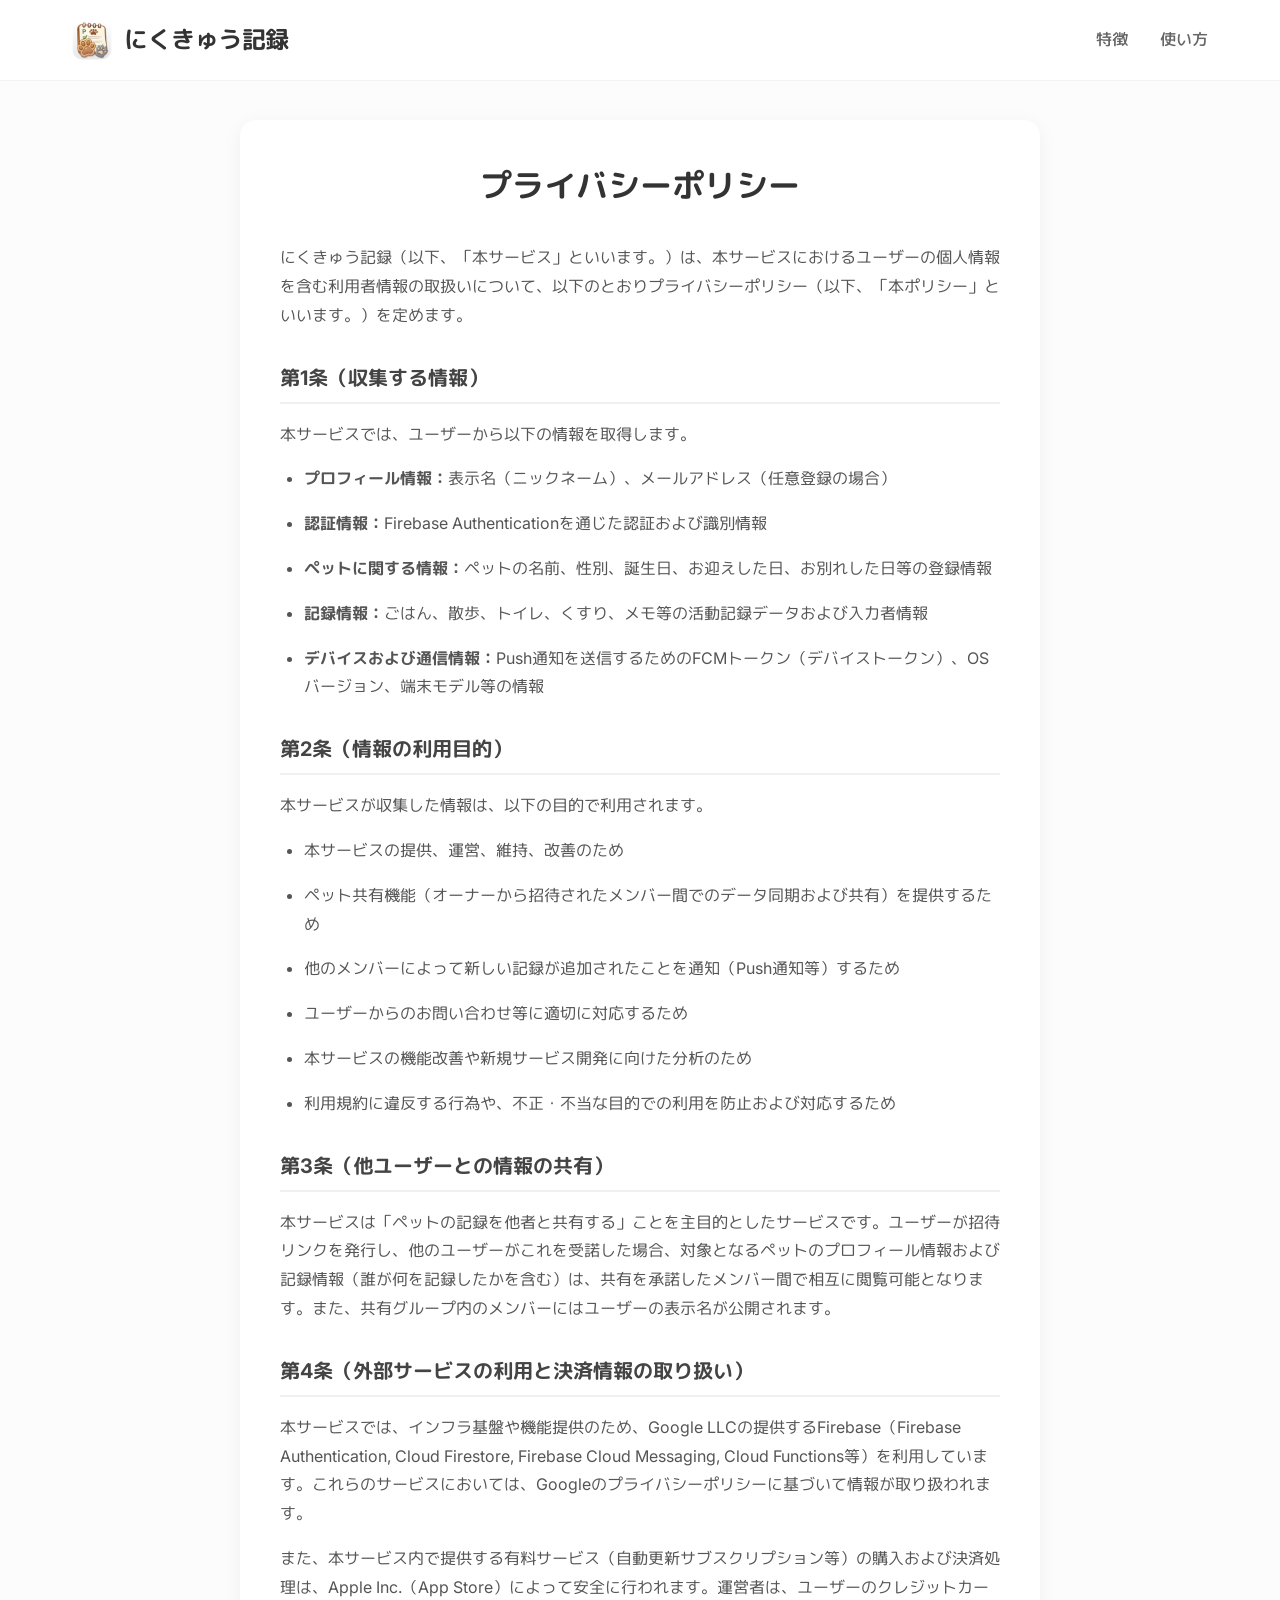
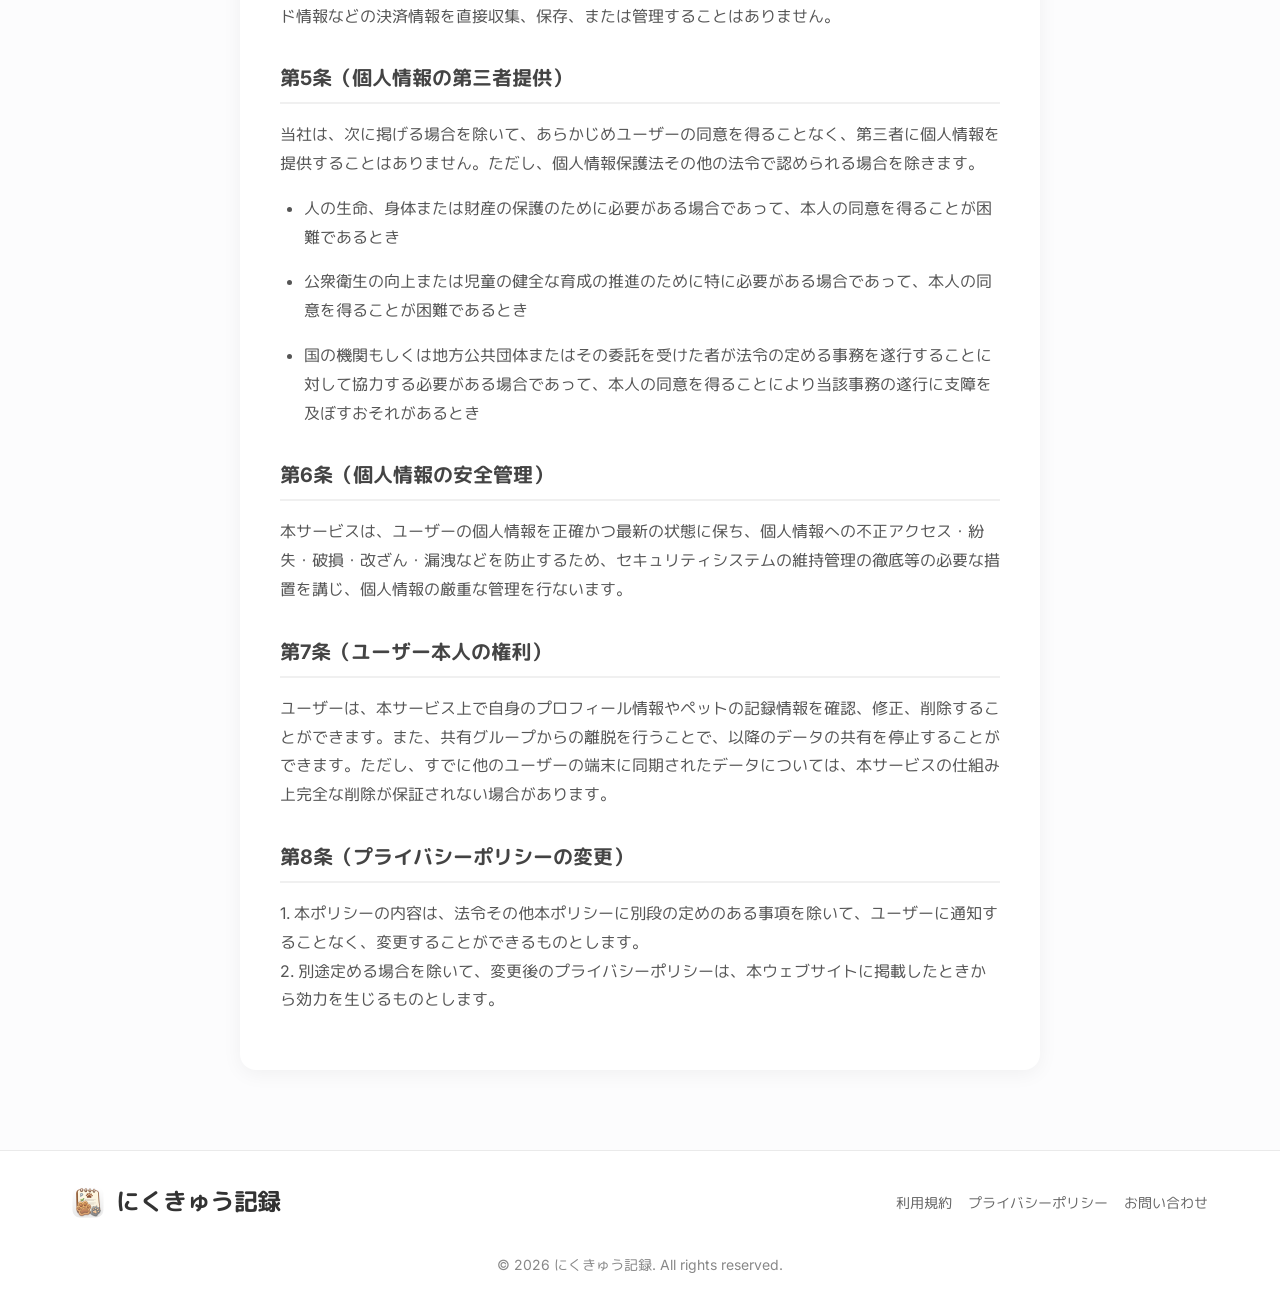
<file: privacy.html>
<!DOCTYPE html>
<html lang="ja">

<head>
    <meta charset="UTF-8">
    <meta name="viewport" content="width=device-width, initial-scale=1.0">
    <title>プライバシーポリシー | にくきゅう記録</title>
    <!-- Google Fonts -->
    <link rel="preconnect" href="https://fonts.googleapis.com">
    <link rel="preconnect" href="https://fonts.gstatic.com" crossorigin>
    <link
        href="https://fonts.googleapis.com/css2?family=Inter:wght@400;500;600;700&family=M+PLUS+Rounded+1c:wght@400;500;700&display=swap"
        rel="stylesheet">
    <link rel="stylesheet" href="css/style.css">
    <style>
        .legal-page {
            padding: 120px 0 80px;
        }

        .legal-content {
            max-width: 800px;
            margin: 0 auto;
            background: #fff;
            padding: 40px;
            border-radius: 16px;
            box-shadow: 0 4px 20px rgba(0, 0, 0, 0.05);
        }

        .legal-content h1 {
            font-size: 2rem;
            margin-bottom: 2rem;
            text-align: center;
            color: #333;
        }

        .legal-content h2 {
            font-size: 1.25rem;
            margin-top: 2rem;
            margin-bottom: 1rem;
            color: #444;
            border-bottom: 2px solid #f0f0f0;
            padding-bottom: 0.5rem;
        }

        .legal-content p,
        .legal-content li {
            line-height: 1.8;
            color: #555;
            margin-bottom: 1rem;
        }

        .legal-content ul,
        .legal-content ol {
            margin-bottom: 1rem;
            padding-left: 1.5rem;
        }

        .notice-box {
            background-color: #e2eefd;
            color: #0c5460;
            padding: 15px;
            border-radius: 8px;
            margin-bottom: 2rem;
            border: 1px solid #bee5eb;
        }
    </style>
</head>

<body class="bg-light">

    <!-- Header -->
    <header class="header">
        <div class="container header-container">
            <a href="index.html" style="text-decoration: none; display: flex; align-items: center;" class="logo">
                <img src="images/AppIcon-iOS-1024x1024.png" alt="にくきゅう記録 Icon" class="logo-icon">
                <span class="logo-text">にくきゅう記録</span>
            </a>
            <nav class="nav">
                <a href="index.html#features">特徴</a>
                <a href="index.html#how-it-works">使い方</a>
            </nav>
        </div>
    </header>

    <main class="legal-page section bg-light">
        <div class="container">
            <div class="legal-content">
                <h1>プライバシーポリシー</h1>

                <p>にくきゅう記録（以下、「本サービス」といいます。）は、本サービスにおけるユーザーの個人情報を含む利用者情報の取扱いについて、以下のとおりプライバシーポリシー（以下、「本ポリシー」といいます。）を定めます。
                </p>

                <h2>第1条（収集する情報）</h2>
                <p>本サービスでは、ユーザーから以下の情報を取得します。</p>
                <ul>
                    <li><strong>プロフィール情報：</strong>表示名（ニックネーム）、メールアドレス（任意登録の場合）</li>
                    <li><strong>認証情報：</strong>Firebase Authenticationを通じた認証および識別情報</li>
                    <li><strong>ペットに関する情報：</strong>ペットの名前、性別、誕生日、お迎えした日、お別れした日等の登録情報</li>
                    <li><strong>記録情報：</strong>ごはん、散歩、トイレ、くすり、メモ等の活動記録データおよび入力者情報</li>
                    <li><strong>デバイスおよび通信情報：</strong>Push通知を送信するためのFCMトークン（デバイストークン）、OSバージョン、端末モデル等の情報</li>
                </ul>

                <h2>第2条（情報の利用目的）</h2>
                <p>本サービスが収集した情報は、以下の目的で利用されます。</p>
                <ul>
                    <li>本サービスの提供、運営、維持、改善のため</li>
                    <li>ペット共有機能（オーナーから招待されたメンバー間でのデータ同期および共有）を提供するため</li>
                    <li>他のメンバーによって新しい記録が追加されたことを通知（Push通知等）するため</li>
                    <li>ユーザーからのお問い合わせ等に適切に対応するため</li>
                    <li>本サービスの機能改善や新規サービス開発に向けた分析のため</li>
                    <li>利用規約に違反する行為や、不正・不当な目的での利用を防止および対応するため</li>
                </ul>

                <h2>第3条（他ユーザーとの情報の共有）</h2>
                <p>本サービスは「ペットの記録を他者と共有する」ことを主目的としたサービスです。ユーザーが招待リンクを発行し、他のユーザーがこれを受諾した場合、対象となるペットのプロフィール情報および記録情報（誰が何を記録したかを含む）は、共有を承諾したメンバー間で相互に閲覧可能となります。また、共有グループ内のメンバーにはユーザーの表示名が公開されます。
                </p>

                <h2>第4条（外部サービスの利用と決済情報の取り扱い）</h2>
                <p>本サービスでは、インフラ基盤や機能提供のため、Google LLCの提供するFirebase（Firebase Authentication, Cloud Firestore, Firebase Cloud Messaging, Cloud Functions等）を利用しています。これらのサービスにおいては、Googleのプライバシーポリシーに基づいて情報が取り扱われます。</p>
                <p>また、本サービス内で提供する有料サービス（自動更新サブスクリプション等）の購入および決済処理は、Apple Inc.（App Store）によって安全に行われます。運営者は、ユーザーのクレジットカード情報などの決済情報を直接収集、保存、または管理することはありません。</p>

                <h2>第5条（個人情報の第三者提供）</h2>
                <p>当社は、次に掲げる場合を除いて、あらかじめユーザーの同意を得ることなく、第三者に個人情報を提供することはありません。ただし、個人情報保護法その他の法令で認められる場合を除きます。</p>
                <ul>
                    <li>人の生命、身体または財産の保護のために必要がある場合であって、本人の同意を得ることが困難であるとき</li>
                    <li>公衆衛生の向上または児童の健全な育成の推進のために特に必要がある場合であって、本人の同意を得ることが困難であるとき</li>
                    <li>国の機関もしくは地方公共団体またはその委託を受けた者が法令の定める事務を遂行することに対して協力する必要がある場合であって、本人の同意を得ることにより当該事務の遂行に支障を及ぼすおそれがあるとき
                    </li>
                </ul>

                <h2>第6条（個人情報の安全管理）</h2>
                <p>本サービスは、ユーザーの個人情報を正確かつ最新の状態に保ち、個人情報への不正アクセス・紛失・破損・改ざん・漏洩などを防止するため、セキュリティシステムの維持管理の徹底等の必要な措置を講じ、個人情報の厳重な管理を行ないます。
                </p>

                <h2>第7条（ユーザー本人の権利）</h2>
                <p>ユーザーは、本サービス上で自身のプロフィール情報やペットの記録情報を確認、修正、削除することができます。また、共有グループからの離脱を行うことで、以降のデータの共有を停止することができます。ただし、すでに他のユーザーの端末に同期されたデータについては、本サービスの仕組み上完全な削除が保証されない場合があります。
                </p>

                <h2>第8条（プライバシーポリシーの変更）</h2>
                <p>1. 本ポリシーの内容は、法令その他本ポリシーに別段の定めのある事項を除いて、ユーザーに通知することなく、変更することができるものとします。<br>
                    2. 別途定める場合を除いて、変更後のプライバシーポリシーは、本ウェブサイトに掲載したときから効力を生じるものとします。</p>
            </div>
        </div>
    </main>

    <!-- Footer -->
    <footer class="footer" style="padding: 2rem 0; border-top: 1px solid #eaeaea; background: #fff;">
        <div class="container footer-container">
            <div class="footer-brand">
                <a href="index.html" class="logo" style="text-decoration: none;">
                    <img src="images/AppIcon-iOS-1024x1024.png" alt="にくきゅう記録 Icon" class="logo-icon-small">
                    <span class="logo-text">にくきゅう記録</span>
                </a>
            </div>
            <div class="footer-links" style="display: flex; gap: 1rem;">
                <a href="terms.html">利用規約</a>
                <a href="privacy.html">プライバシーポリシー</a>
                <a href="#">お問い合わせ</a>
            </div>
        </div>
        <div class="container" style="text-align: center; margin-top: 1.5rem; font-size: 0.875rem; color: #888;">
            &copy; 2026 にくきゅう記録. All rights reserved.
        </div>
    </footer>
</body>

</html>
</file>
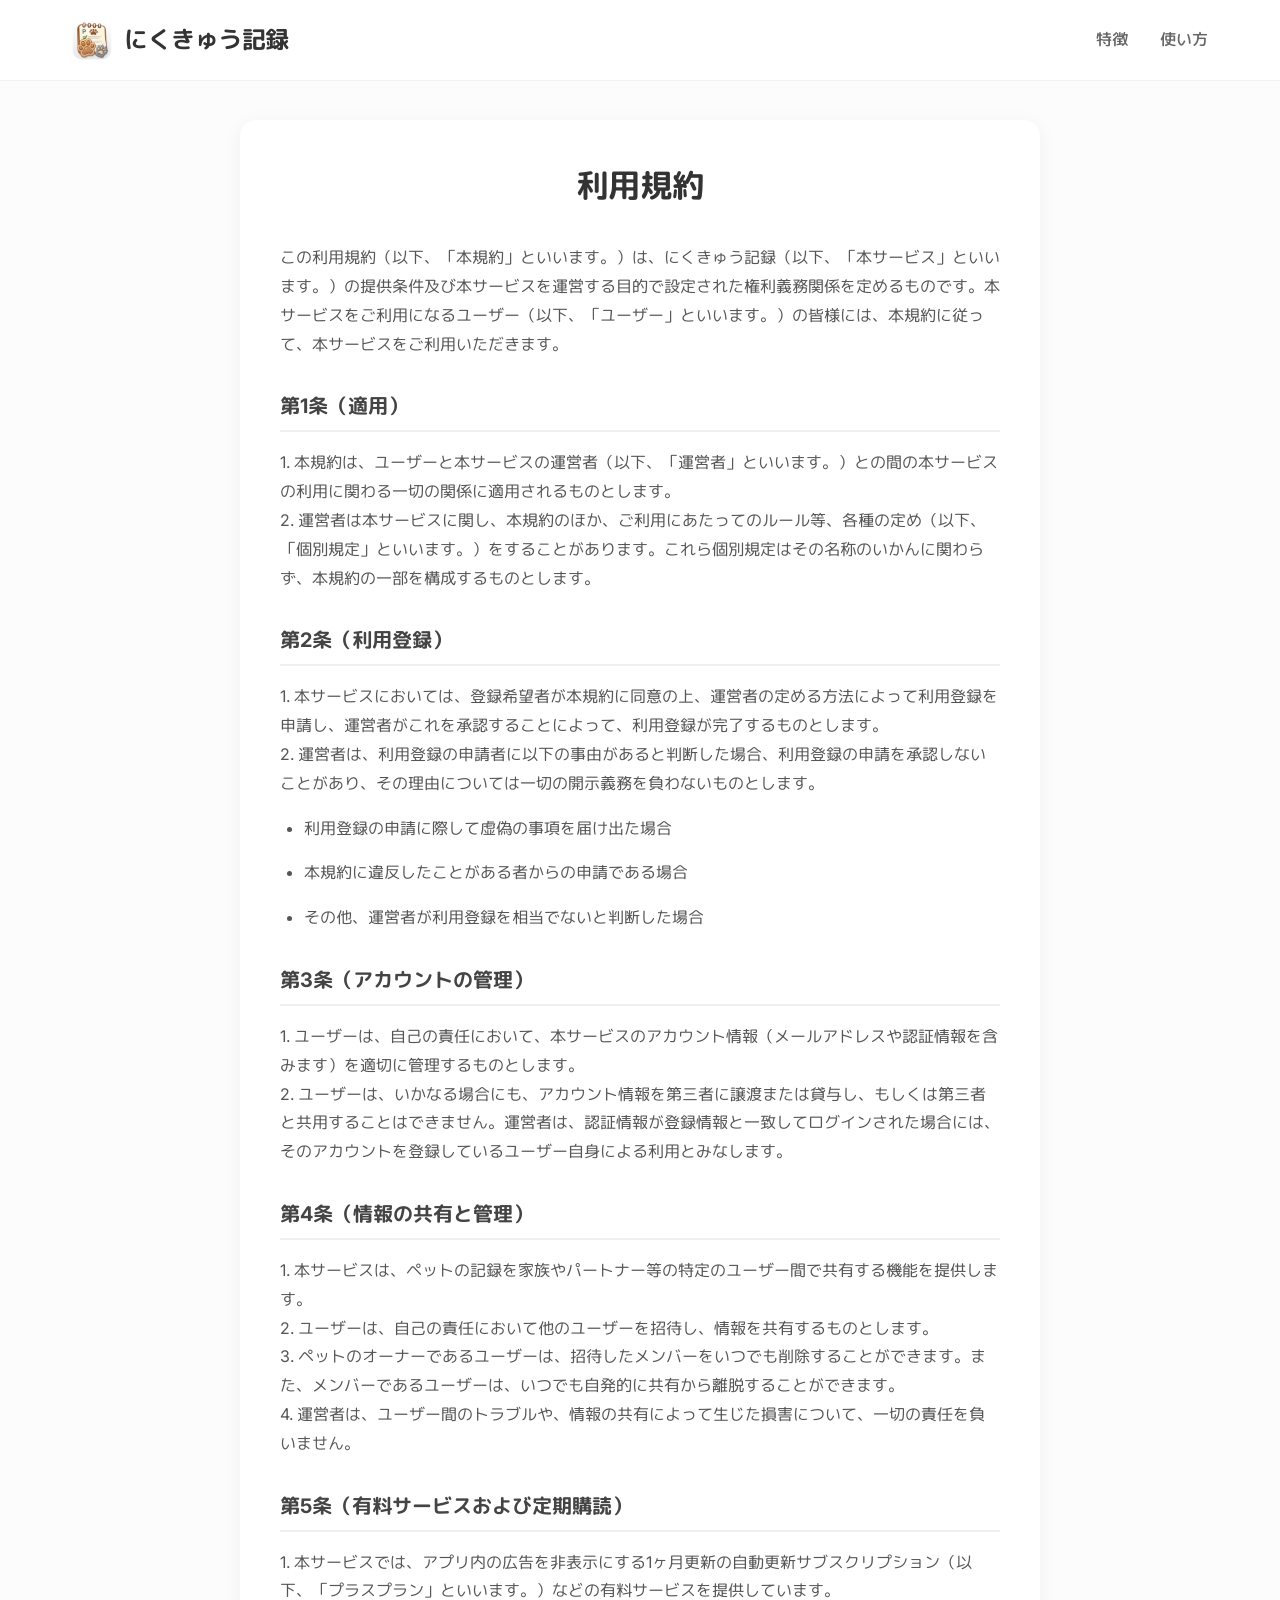
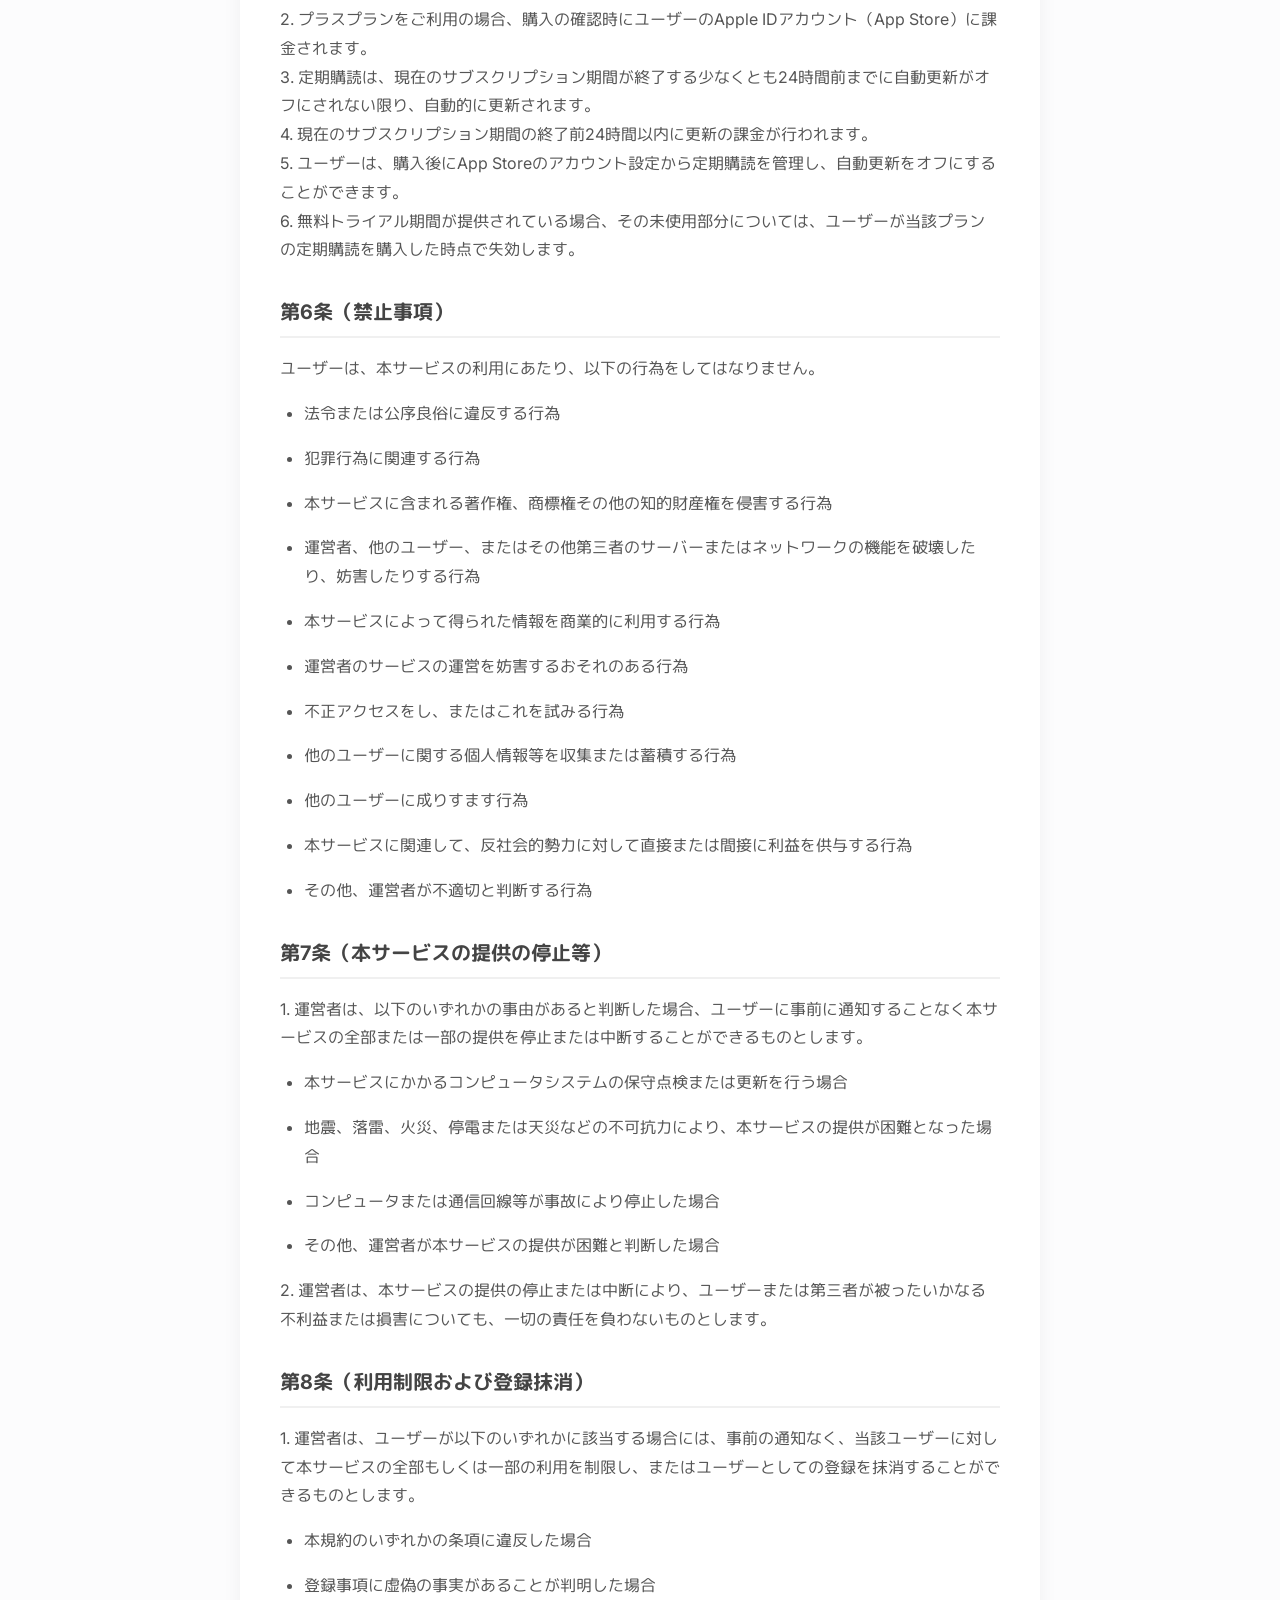
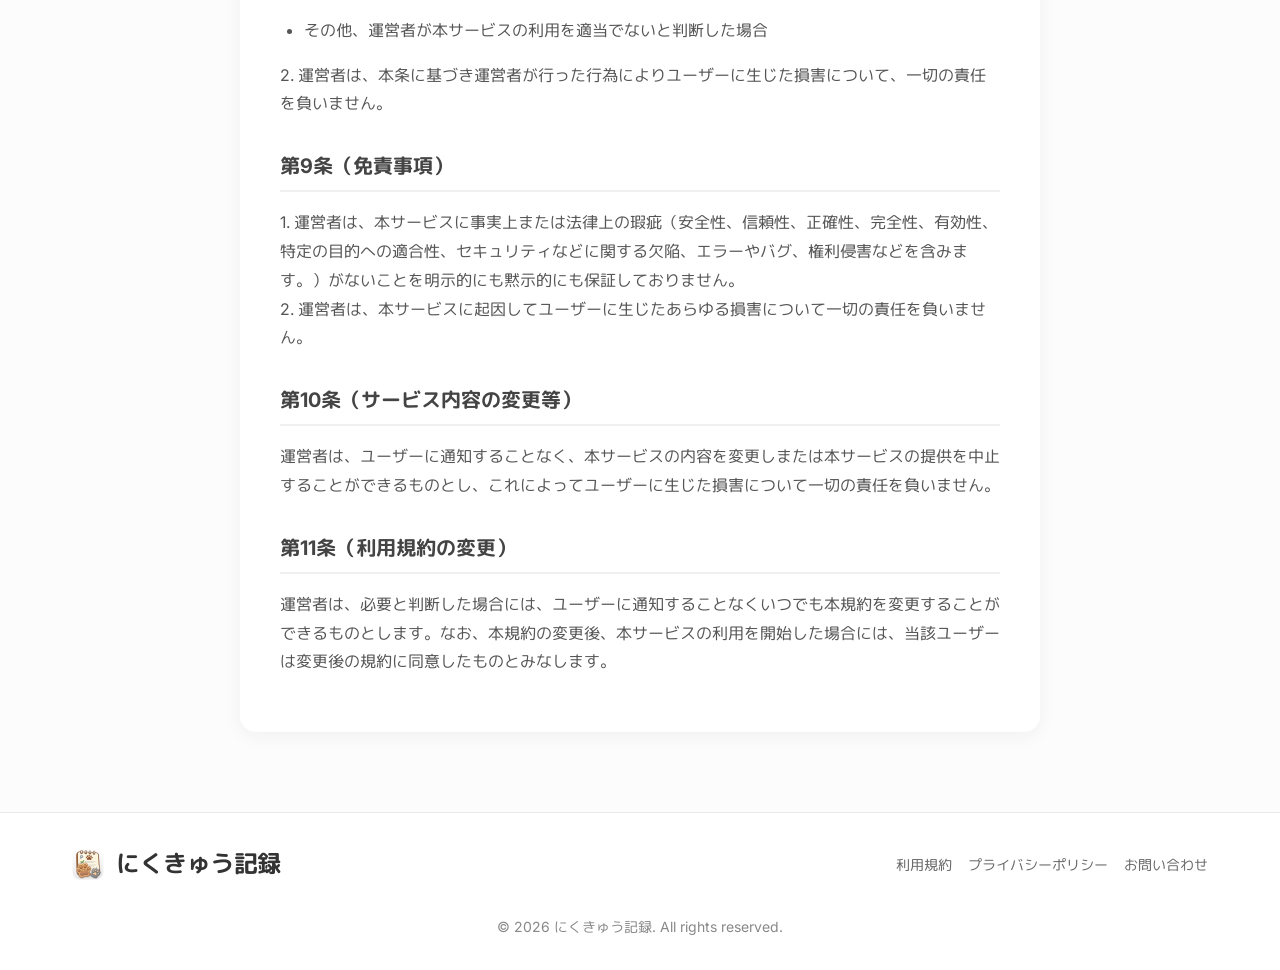
<file: terms.html>
<!DOCTYPE html>
<html lang="ja">

<head>
    <meta charset="UTF-8">
    <meta name="viewport" content="width=device-width, initial-scale=1.0">
    <title>利用規約 | にくきゅう記録</title>
    <!-- Google Fonts -->
    <link rel="preconnect" href="https://fonts.googleapis.com">
    <link rel="preconnect" href="https://fonts.gstatic.com" crossorigin>
    <link
        href="https://fonts.googleapis.com/css2?family=Inter:wght@400;500;600;700&family=M+PLUS+Rounded+1c:wght@400;500;700&display=swap"
        rel="stylesheet">
    <link rel="stylesheet" href="css/style.css">
    <style>
        .legal-page {
            padding: 120px 0 80px;
        }

        .legal-content {
            max-width: 800px;
            margin: 0 auto;
            background: #fff;
            padding: 40px;
            border-radius: 16px;
            box-shadow: 0 4px 20px rgba(0, 0, 0, 0.05);
        }

        .legal-content h1 {
            font-size: 2rem;
            margin-bottom: 2rem;
            text-align: center;
            color: #333;
        }

        .legal-content h2 {
            font-size: 1.25rem;
            margin-top: 2rem;
            margin-bottom: 1rem;
            color: #444;
            border-bottom: 2px solid #f0f0f0;
            padding-bottom: 0.5rem;
        }

        .legal-content p,
        .legal-content li {
            line-height: 1.8;
            color: #555;
            margin-bottom: 1rem;
        }

        .legal-content ul,
        .legal-content ol {
            margin-bottom: 1rem;
            padding-left: 1.5rem;
        }

        .notice-box {
            background-color: #fff3cd;
            color: #856404;
            padding: 15px;
            border-radius: 8px;
            margin-bottom: 2rem;
            border: 1px solid #ffeeba;
        }
    </style>
</head>

<body class="bg-light">

    <!-- Header -->
    <header class="header">
        <div class="container header-container">
            <a href="index.html" style="text-decoration: none; display: flex; align-items: center;" class="logo">
                <img src="images/AppIcon-iOS-1024x1024.png" alt="にくきゅう記録 Icon" class="logo-icon">
                <span class="logo-text">にくきゅう記録</span>
            </a>
            <nav class="nav">
                <a href="index.html#features">特徴</a>
                <a href="index.html#how-it-works">使い方</a>
            </nav>
        </div>
    </header>

    <main class="legal-page section bg-light">
        <div class="container">
            <div class="legal-content">
                <h1>利用規約</h1>

                <p>この利用規約（以下、「本規約」といいます。）は、にくきゅう記録（以下、「本サービス」といいます。）の提供条件及び本サービスを運営する目的で設定された権利義務関係を定めるものです。本サービスをご利用になるユーザー（以下、「ユーザー」といいます。）の皆様には、本規約に従って、本サービスをご利用いただきます。
                </p>

                <h2>第1条（適用）</h2>
                <p>1. 本規約は、ユーザーと本サービスの運営者（以下、「運営者」といいます。）との間の本サービスの利用に関わる一切の関係に適用されるものとします。<br>
                    2.
                    運営者は本サービスに関し、本規約のほか、ご利用にあたってのルール等、各種の定め（以下、「個別規定」といいます。）をすることがあります。これら個別規定はその名称のいかんに関わらず、本規約の一部を構成するものとします。
                </p>

                <h2>第2条（利用登録）</h2>
                <p>1. 本サービスにおいては、登録希望者が本規約に同意の上、運営者の定める方法によって利用登録を申請し、運営者がこれを承認することによって、利用登録が完了するものとします。<br>
                    2. 運営者は、利用登録の申請者に以下の事由があると判断した場合、利用登録の申請を承認しないことがあり、その理由については一切の開示義務を負わないものとします。</p>
                <ul>
                    <li>利用登録の申請に際して虚偽の事項を届け出た場合</li>
                    <li>本規約に違反したことがある者からの申請である場合</li>
                    <li>その他、運営者が利用登録を相当でないと判断した場合</li>
                </ul>

                <h2>第3条（アカウントの管理）</h2>
                <p>1. ユーザーは、自己の責任において、本サービスのアカウント情報（メールアドレスや認証情報を含みます）を適切に管理するものとします。<br>
                    2.
                    ユーザーは、いかなる場合にも、アカウント情報を第三者に譲渡または貸与し、もしくは第三者と共用することはできません。運営者は、認証情報が登録情報と一致してログインされた場合には、そのアカウントを登録しているユーザー自身による利用とみなします。
                </p>

                <h2>第4条（情報の共有と管理）</h2>
                <p>1. 本サービスは、ペットの記録を家族やパートナー等の特定のユーザー間で共有する機能を提供します。<br>
                    2. ユーザーは、自己の責任において他のユーザーを招待し、情報を共有するものとします。<br>
                    3. ペットのオーナーであるユーザーは、招待したメンバーをいつでも削除することができます。また、メンバーであるユーザーは、いつでも自発的に共有から離脱することができます。<br>
                    4. 運営者は、ユーザー間のトラブルや、情報の共有によって生じた損害について、一切の責任を負いません。</p>

                <h2>第5条（有料サービスおよび定期購読）</h2>
                <p>1. 本サービスでは、アプリ内の広告を非表示にする1ヶ月更新の自動更新サブスクリプション（以下、「プラスプラン」といいます。）などの有料サービスを提供しています。<br>
                    2. プラスプランをご利用の場合、購入の確認時にユーザーのApple IDアカウント（App Store）に課金されます。<br>
                    3. 定期購読は、現在のサブスクリプション期間が終了する少なくとも24時間前までに自動更新がオフにされない限り、自動的に更新されます。<br>
                    4. 現在のサブスクリプション期間の終了前24時間以内に更新の課金が行われます。<br>
                    5. ユーザーは、購入後にApp Storeのアカウント設定から定期購読を管理し、自動更新をオフにすることができます。<br>
                    6. 無料トライアル期間が提供されている場合、その未使用部分については、ユーザーが当該プランの定期購読を購入した時点で失効します。</p>

                <h2>第6条（禁止事項）</h2>
                <p>ユーザーは、本サービスの利用にあたり、以下の行為をしてはなりません。</p>
                <ul>
                    <li>法令または公序良俗に違反する行為</li>
                    <li>犯罪行為に関連する行為</li>
                    <li>本サービスに含まれる著作権、商標権その他の知的財産権を侵害する行為</li>
                    <li>運営者、他のユーザー、またはその他第三者のサーバーまたはネットワークの機能を破壊したり、妨害したりする行為</li>
                    <li>本サービスによって得られた情報を商業的に利用する行為</li>
                    <li>運営者のサービスの運営を妨害するおそれのある行為</li>
                    <li>不正アクセスをし、またはこれを試みる行為</li>
                    <li>他のユーザーに関する個人情報等を収集または蓄積する行為</li>
                    <li>他のユーザーに成りすます行為</li>
                    <li>本サービスに関連して、反社会的勢力に対して直接または間接に利益を供与する行為</li>
                    <li>その他、運営者が不適切と判断する行為</li>
                </ul>

                <h2>第7条（本サービスの提供の停止等）</h2>
                <p>1. 運営者は、以下のいずれかの事由があると判断した場合、ユーザーに事前に通知することなく本サービスの全部または一部の提供を停止または中断することができるものとします。</p>
                <ul>
                    <li>本サービスにかかるコンピュータシステムの保守点検または更新を行う場合</li>
                    <li>地震、落雷、火災、停電または天災などの不可抗力により、本サービスの提供が困難となった場合</li>
                    <li>コンピュータまたは通信回線等が事故により停止した場合</li>
                    <li>その他、運営者が本サービスの提供が困難と判断した場合</li>
                </ul>
                <p>2. 運営者は、本サービスの提供の停止または中断により、ユーザーまたは第三者が被ったいかなる不利益または損害についても、一切の責任を負わないものとします。</p>

                <h2>第8条（利用制限および登録抹消）</h2>
                <p>1. 運営者は、ユーザーが以下のいずれかに該当する場合には、事前の通知なく、当該ユーザーに対して本サービスの全部もしくは一部の利用を制限し、またはユーザーとしての登録を抹消することができるものとします。
                </p>
                <ul>
                    <li>本規約のいずれかの条項に違反した場合</li>
                    <li>登録事項に虚偽の事実があることが判明した場合</li>
                    <li>その他、運営者が本サービスの利用を適当でないと判断した場合</li>
                </ul>
                <p>2. 運営者は、本条に基づき運営者が行った行為によりユーザーに生じた損害について、一切の責任を負いません。</p>

                <h2>第9条（免責事項）</h2>
                <p>1.
                    運営者は、本サービスに事実上または法律上の瑕疵（安全性、信頼性、正確性、完全性、有効性、特定の目的への適合性、セキュリティなどに関する欠陥、エラーやバグ、権利侵害などを含みます。）がないことを明示的にも黙示的にも保証しておりません。<br>
                    2. 運営者は、本サービスに起因してユーザーに生じたあらゆる損害について一切の責任を負いません。</p>

                <h2>第10条（サービス内容の変更等）</h2>
                <p>運営者は、ユーザーに通知することなく、本サービスの内容を変更しまたは本サービスの提供を中止することができるものとし、これによってユーザーに生じた損害について一切の責任を負いません。</p>

                <h2>第11条（利用規約の変更）</h2>
                <p>運営者は、必要と判断した場合には、ユーザーに通知することなくいつでも本規約を変更することができるものとします。なお、本規約の変更後、本サービスの利用を開始した場合には、当該ユーザーは変更後の規約に同意したものとみなします。
                </p>
            </div>
        </div>
    </main>

    <!-- Footer -->
    <footer class="footer" style="padding: 2rem 0; border-top: 1px solid #eaeaea; background: #fff;">
        <div class="container footer-container">
            <div class="footer-brand">
                <a href="index.html" class="logo" style="text-decoration: none;">
                    <img src="images/AppIcon-iOS-1024x1024.png" alt="にくきゅう記録 Icon" class="logo-icon-small">
                    <span class="logo-text">にくきゅう記録</span>
                </a>
            </div>
            <div class="footer-links" style="display: flex; gap: 1rem;">
                <a href="terms.html">利用規約</a>
                <a href="privacy.html">プライバシーポリシー</a>
                <a href="#">お問い合わせ</a>
            </div>
        </div>
        <div class="container" style="text-align: center; margin-top: 1.5rem; font-size: 0.875rem; color: #888;">
            &copy; 2026 にくきゅう記録. All rights reserved.
        </div>
    </footer>
</body>

</html>
</file>
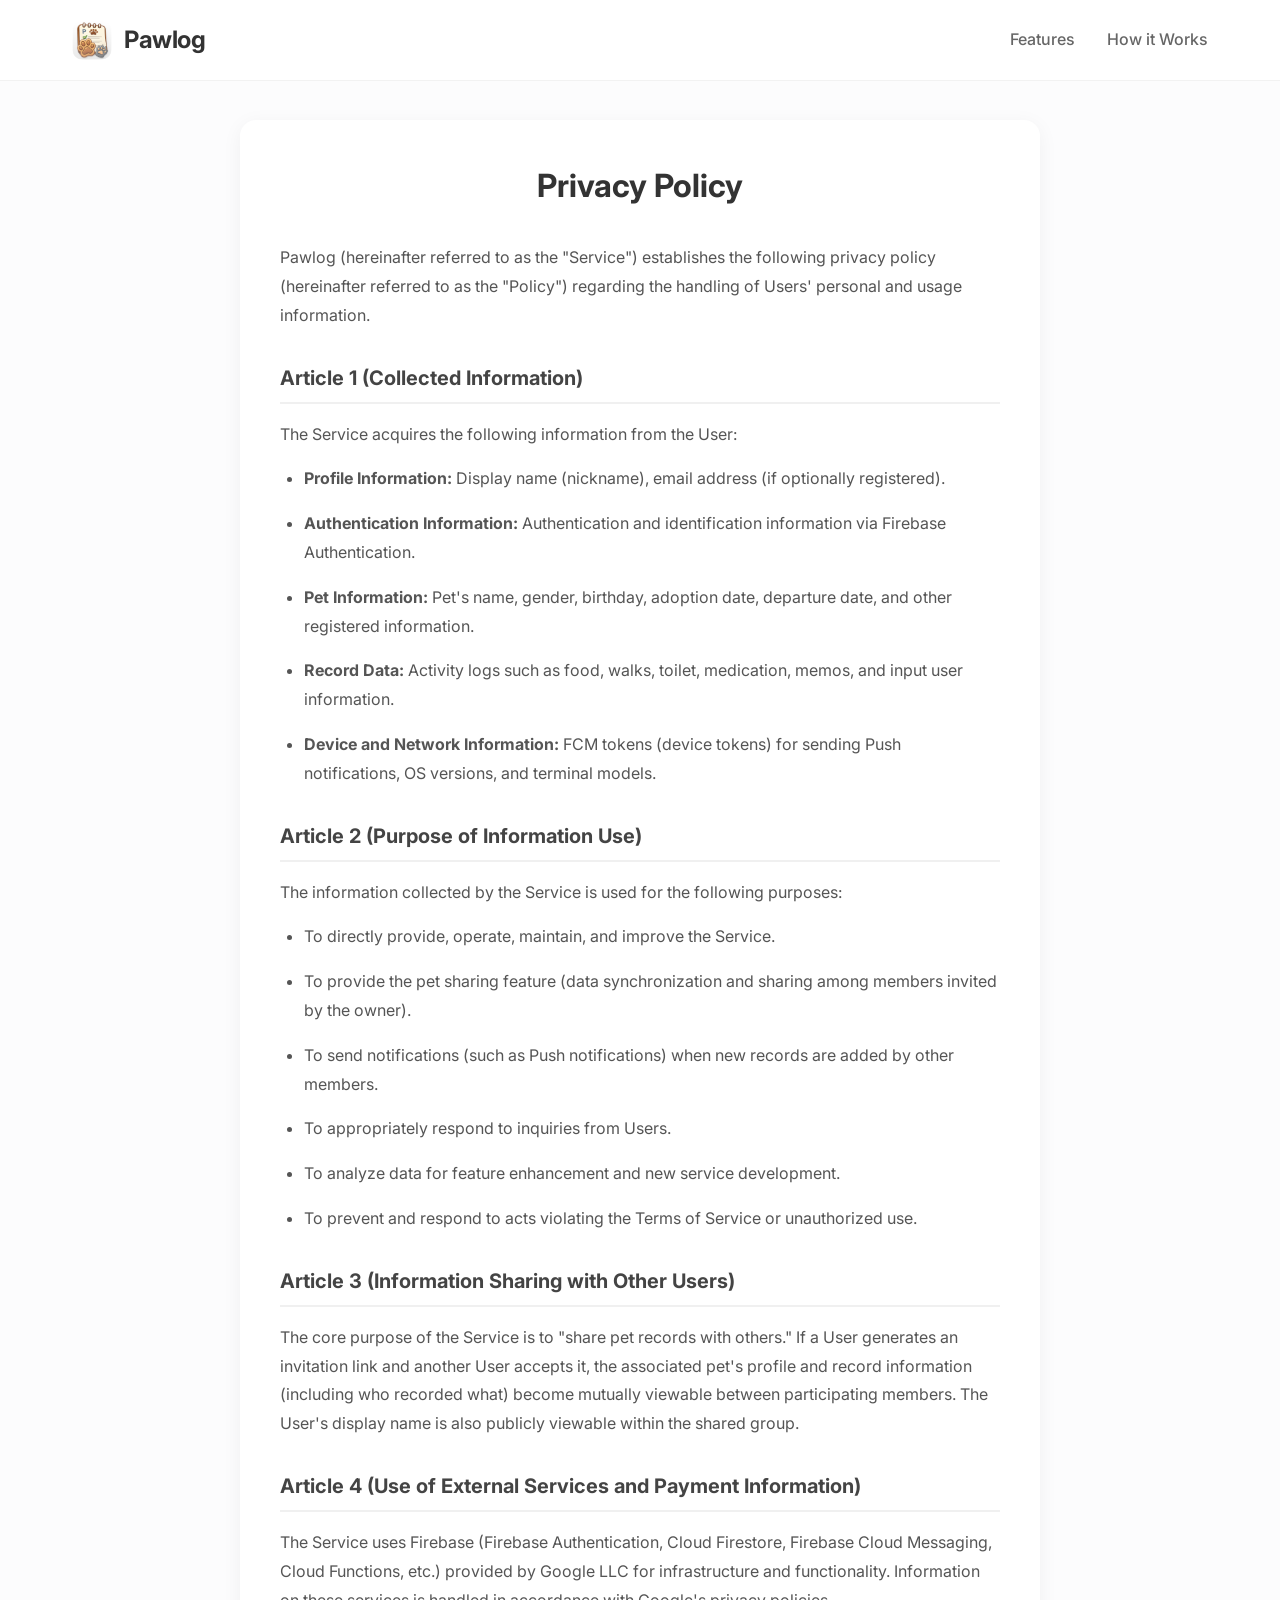
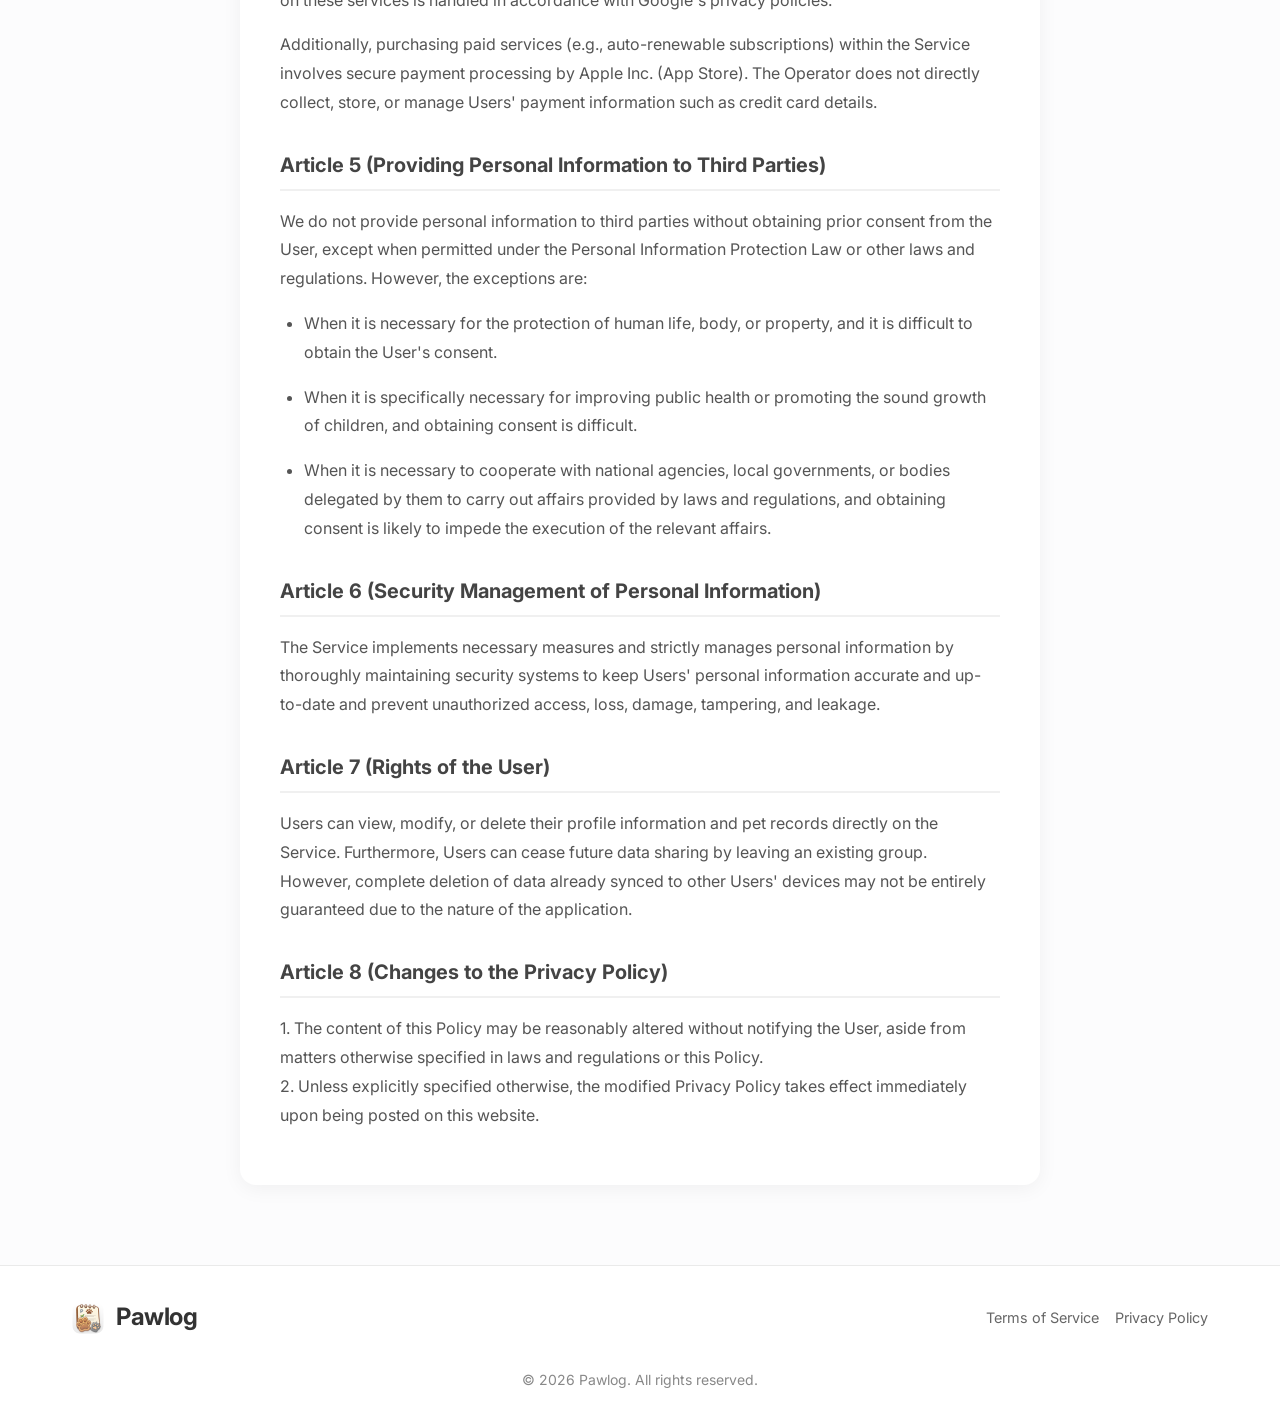
<file: en/privacy.html>
<!DOCTYPE html>
<html lang="en">

<head>
    <meta charset="UTF-8">
    <meta name="viewport" content="width=device-width, initial-scale=1.0">
    <title>Privacy Policy | Pawlog</title>
    <!-- Google Fonts -->
    <link rel="preconnect" href="https://fonts.googleapis.com">
    <link rel="preconnect" href="https://fonts.gstatic.com" crossorigin>
    <link href="https://fonts.googleapis.com/css2?family=Inter:wght@400;500;600;700&family=M+PLUS+Rounded+1c:wght@400;500;700&display=swap" rel="stylesheet">
    <link rel="stylesheet" href="../css/style.css">
    <style>
        .legal-page { padding: 120px 0 80px; }
        .legal-content { max-width: 800px; margin: 0 auto; background: #fff; padding: 40px; border-radius: 16px; box-shadow: 0 4px 20px rgba(0, 0, 0, 0.05); }
        .legal-content h1 { font-size: 2rem; margin-bottom: 2rem; text-align: center; color: #333; }
        .legal-content h2 { font-size: 1.25rem; margin-top: 2rem; margin-bottom: 1rem; color: #444; border-bottom: 2px solid #f0f0f0; padding-bottom: 0.5rem; }
        .legal-content p, .legal-content li { line-height: 1.8; color: #555; margin-bottom: 1rem; }
        .legal-content ul, .legal-content ol { margin-bottom: 1rem; padding-left: 1.5rem; }
        .notice-box { background-color: #e2eefd; color: #0c5460; padding: 15px; border-radius: 8px; margin-bottom: 2rem; border: 1px solid #bee5eb; }
    </style>
</head>

<body class="bg-light">
    <!-- Header -->
    <header class="header">
        <div class="container header-container">
            <a href="index.html" style="text-decoration: none; display: flex; align-items: center;" class="logo">
                <img src="../images/AppIcon-iOS-1024x1024.png" alt="Pawlog Icon" class="logo-icon">
                <span class="logo-text">Pawlog</span>
            </a>
            <nav class="nav">
                <a href="index.html#features">Features</a>
                <a href="index.html#how-it-works">How it Works</a>
            </nav>
        </div>
    </header>

    <main class="legal-page section bg-light">
        <div class="container">
            <div class="legal-content">
                <h1>Privacy Policy</h1>
                <p>Pawlog (hereinafter referred to as the "Service") establishes the following privacy policy (hereinafter referred to as the "Policy") regarding the handling of Users' personal and usage information.</p>

                <h2>Article 1 (Collected Information)</h2>
                <p>The Service acquires the following information from the User:</p>
                <ul>
                    <li><strong>Profile Information:</strong> Display name (nickname), email address (if optionally registered).</li>
                    <li><strong>Authentication Information:</strong> Authentication and identification information via Firebase Authentication.</li>
                    <li><strong>Pet Information:</strong> Pet's name, gender, birthday, adoption date, departure date, and other registered information.</li>
                    <li><strong>Record Data:</strong> Activity logs such as food, walks, toilet, medication, memos, and input user information.</li>
                    <li><strong>Device and Network Information:</strong> FCM tokens (device tokens) for sending Push notifications, OS versions, and terminal models.</li>
                </ul>

                <h2>Article 2 (Purpose of Information Use)</h2>
                <p>The information collected by the Service is used for the following purposes:</p>
                <ul>
                    <li>To directly provide, operate, maintain, and improve the Service.</li>
                    <li>To provide the pet sharing feature (data synchronization and sharing among members invited by the owner).</li>
                    <li>To send notifications (such as Push notifications) when new records are added by other members.</li>
                    <li>To appropriately respond to inquiries from Users.</li>
                    <li>To analyze data for feature enhancement and new service development.</li>
                    <li>To prevent and respond to acts violating the Terms of Service or unauthorized use.</li>
                </ul>

                <h2>Article 3 (Information Sharing with Other Users)</h2>
                <p>The core purpose of the Service is to "share pet records with others." If a User generates an invitation link and another User accepts it, the associated pet's profile and record information (including who recorded what) become mutually viewable between participating members. The User's display name is also publicly viewable within the shared group.</p>

                <h2>Article 4 (Use of External Services and Payment Information)</h2>
                <p>The Service uses Firebase (Firebase Authentication, Cloud Firestore, Firebase Cloud Messaging, Cloud Functions, etc.) provided by Google LLC for infrastructure and functionality. Information on these services is handled in accordance with Google's privacy policies.</p>
                <p>Additionally, purchasing paid services (e.g., auto-renewable subscriptions) within the Service involves secure payment processing by Apple Inc. (App Store). The Operator does not directly collect, store, or manage Users' payment information such as credit card details.</p>

                <h2>Article 5 (Providing Personal Information to Third Parties)</h2>
                <p>We do not provide personal information to third parties without obtaining prior consent from the User, except when permitted under the Personal Information Protection Law or other laws and regulations. However, the exceptions are:</p>
                <ul>
                    <li>When it is necessary for the protection of human life, body, or property, and it is difficult to obtain the User's consent.</li>
                    <li>When it is specifically necessary for improving public health or promoting the sound growth of children, and obtaining consent is difficult.</li>
                    <li>When it is necessary to cooperate with national agencies, local governments, or bodies delegated by them to carry out affairs provided by laws and regulations, and obtaining consent is likely to impede the execution of the relevant affairs.</li>
                </ul>

                <h2>Article 6 (Security Management of Personal Information)</h2>
                <p>The Service implements necessary measures and strictly manages personal information by thoroughly maintaining security systems to keep Users' personal information accurate and up-to-date and prevent unauthorized access, loss, damage, tampering, and leakage.</p>

                <h2>Article 7 (Rights of the User)</h2>
                <p>Users can view, modify, or delete their profile information and pet records directly on the Service. Furthermore, Users can cease future data sharing by leaving an existing group. However, complete deletion of data already synced to other Users' devices may not be entirely guaranteed due to the nature of the application.</p>

                <h2>Article 8 (Changes to the Privacy Policy)</h2>
                <p>1. The content of this Policy may be reasonably altered without notifying the User, aside from matters otherwise specified in laws and regulations or this Policy.<br>
                   2. Unless explicitly specified otherwise, the modified Privacy Policy takes effect immediately upon being posted on this website.</p>
            </div>
        </div>
    </main>

    <!-- Footer -->
    <footer class="footer" style="padding: 2rem 0; border-top: 1px solid #eaeaea; background: #fff;">
        <div class="container footer-container">
            <div class="footer-brand">
                <a href="index.html" class="logo" style="text-decoration: none;">
                    <img src="../images/AppIcon-iOS-1024x1024.png" alt="Pawlog Icon" class="logo-icon-small">
                    <span class="logo-text">Pawlog</span>
                </a>
            </div>
            <div class="footer-links" style="display: flex; gap: 1rem;">
                <a href="terms.html">Terms of Service</a>
                <a href="privacy.html">Privacy Policy</a>
            </div>
        </div>
        <div class="container" style="text-align: center; margin-top: 1.5rem; font-size: 0.875rem; color: #888;">
            &copy; 2026 Pawlog. All rights reserved.
        </div>
    </footer>
</body>

</html>
</file>
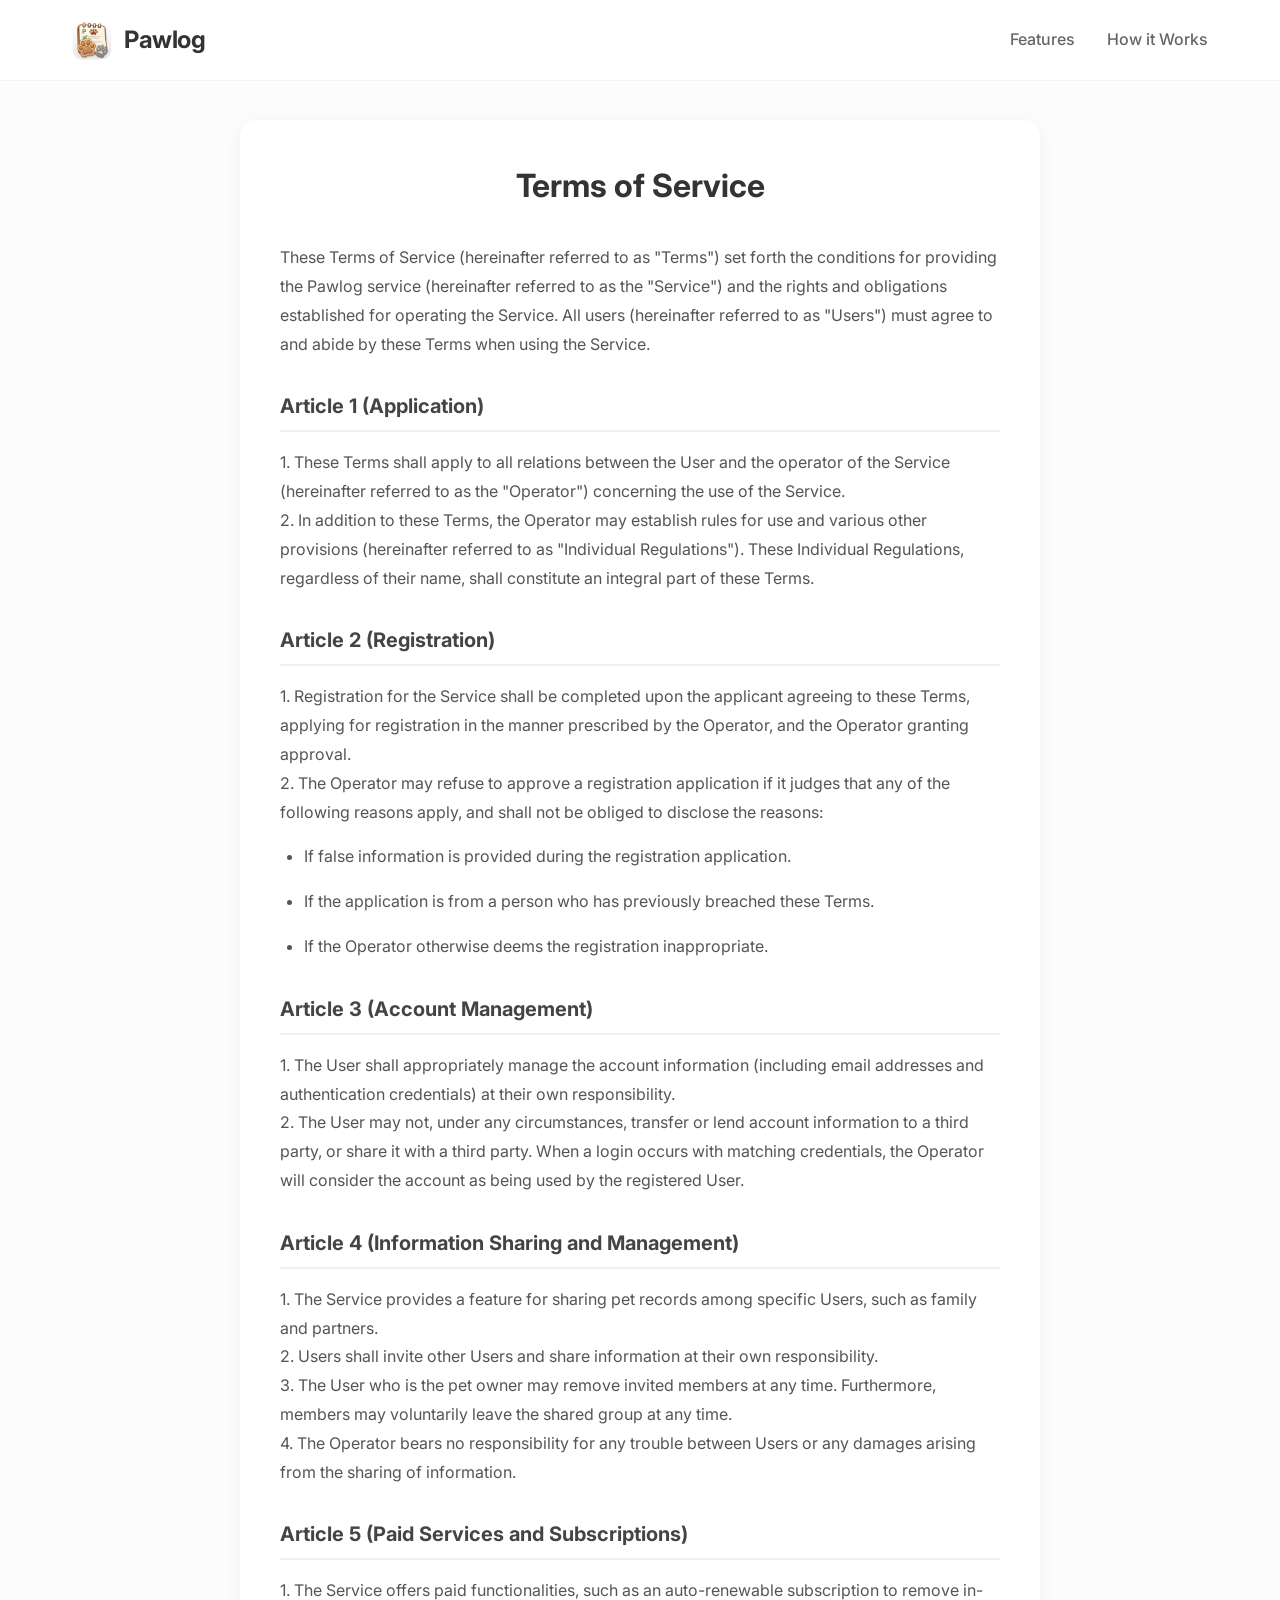
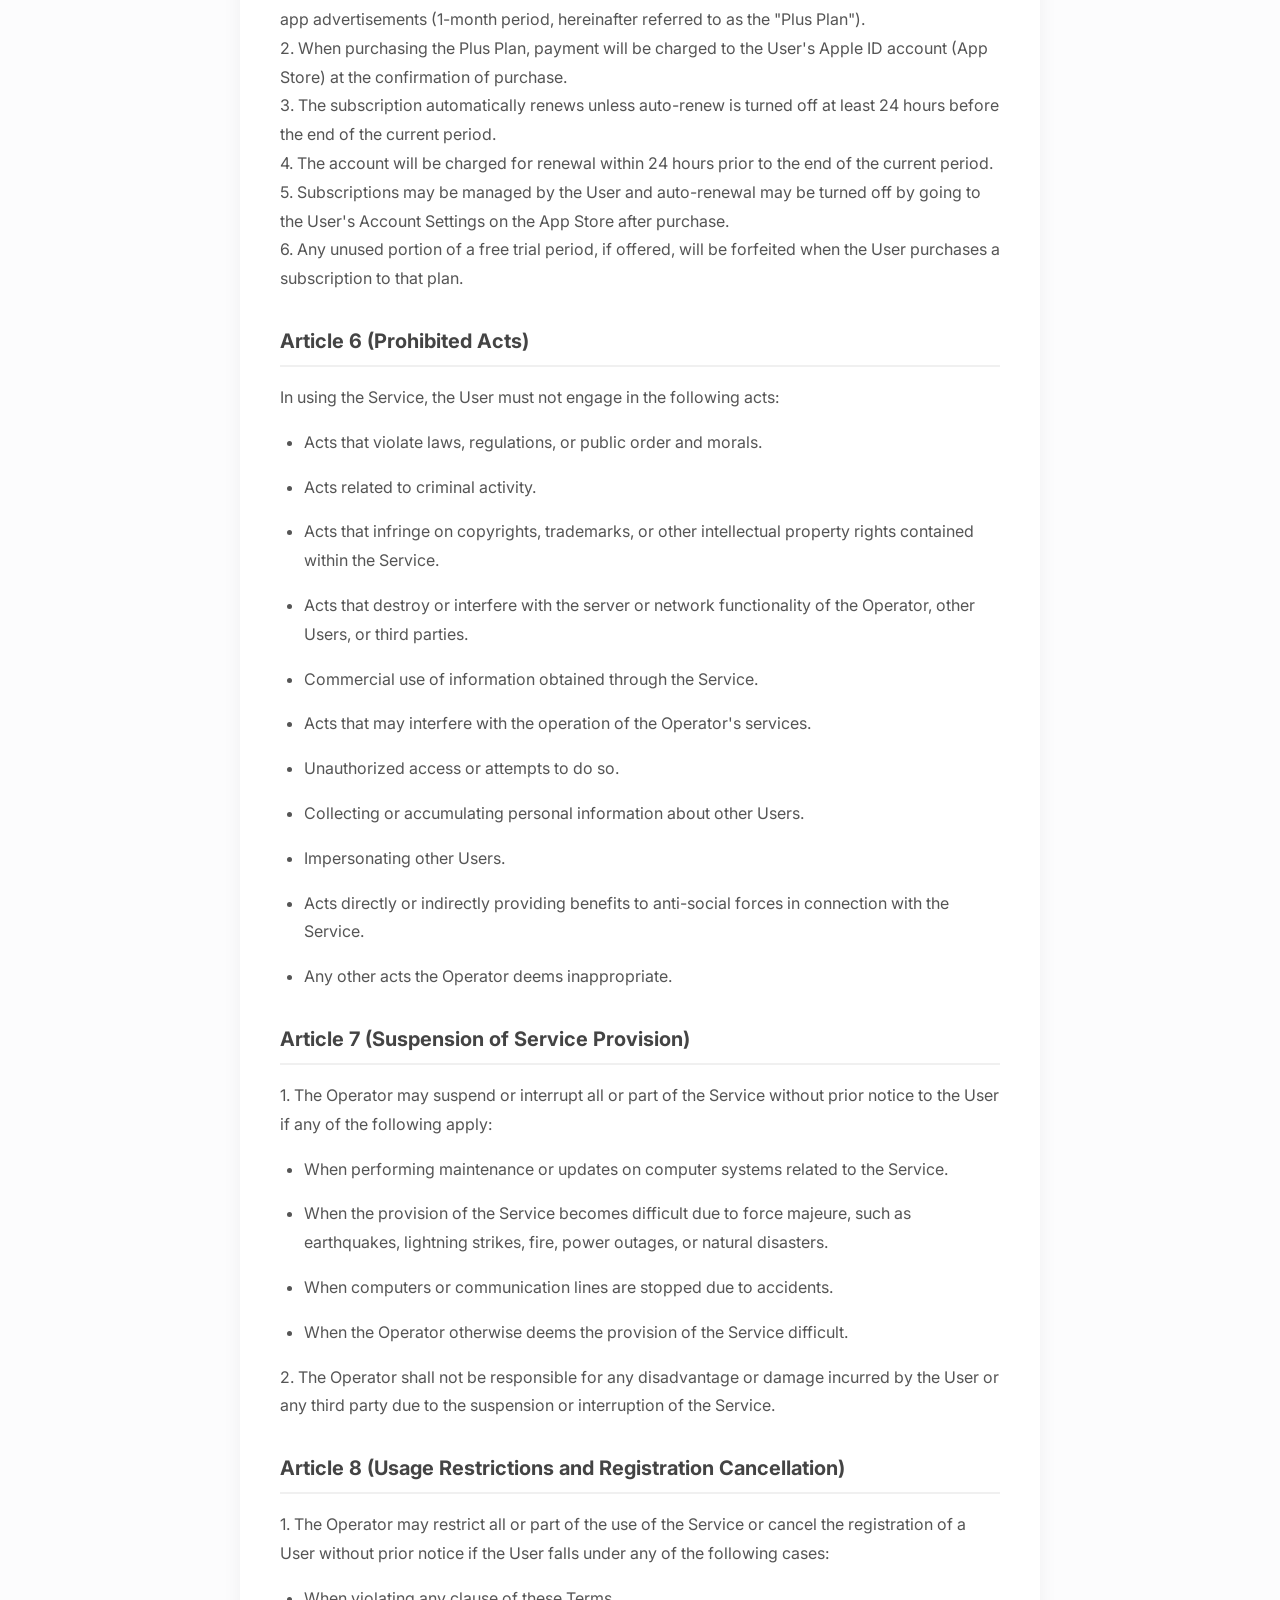
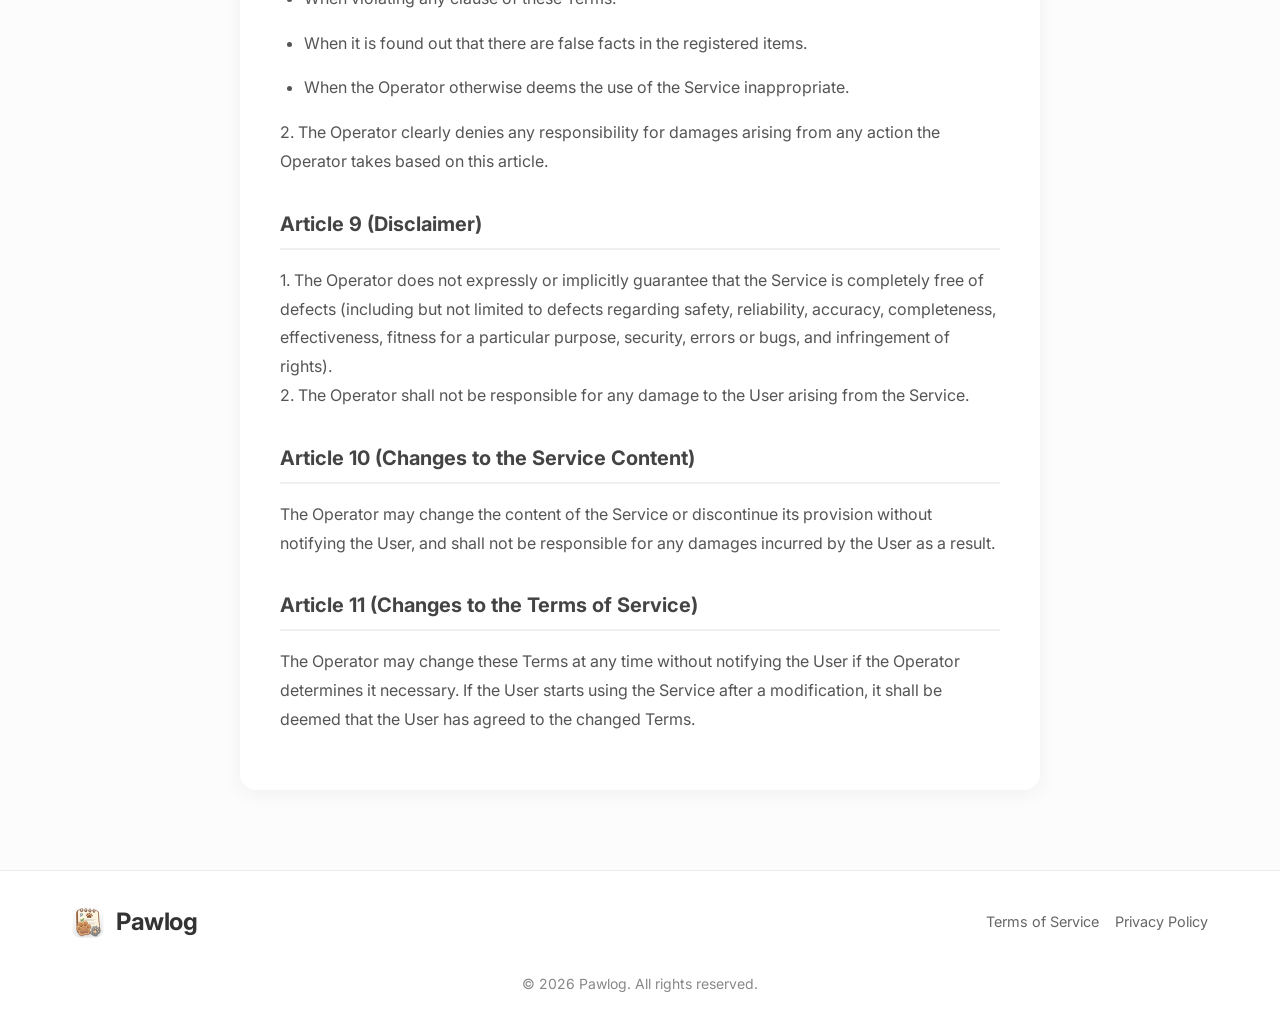
<file: en/terms.html>
<!DOCTYPE html>
<html lang="en">

<head>
    <meta charset="UTF-8">
    <meta name="viewport" content="width=device-width, initial-scale=1.0">
    <title>Terms of Service | Pawlog</title>
    <!-- Google Fonts -->
    <link rel="preconnect" href="https://fonts.googleapis.com">
    <link rel="preconnect" href="https://fonts.gstatic.com" crossorigin>
    <link href="https://fonts.googleapis.com/css2?family=Inter:wght@400;500;600;700&family=M+PLUS+Rounded+1c:wght@400;500;700&display=swap" rel="stylesheet">
    <link rel="stylesheet" href="../css/style.css">
    <style>
        .legal-page { padding: 120px 0 80px; }
        .legal-content { max-width: 800px; margin: 0 auto; background: #fff; padding: 40px; border-radius: 16px; box-shadow: 0 4px 20px rgba(0, 0, 0, 0.05); }
        .legal-content h1 { font-size: 2rem; margin-bottom: 2rem; text-align: center; color: #333; }
        .legal-content h2 { font-size: 1.25rem; margin-top: 2rem; margin-bottom: 1rem; color: #444; border-bottom: 2px solid #f0f0f0; padding-bottom: 0.5rem; }
        .legal-content p, .legal-content li { line-height: 1.8; color: #555; margin-bottom: 1rem; }
        .legal-content ul, .legal-content ol { margin-bottom: 1rem; padding-left: 1.5rem; }
        .notice-box { background-color: #fff3cd; color: #856404; padding: 15px; border-radius: 8px; margin-bottom: 2rem; border: 1px solid #ffeeba; }
    </style>
</head>

<body class="bg-light">
    <!-- Header -->
    <header class="header">
        <div class="container header-container">
            <a href="index.html" style="text-decoration: none; display: flex; align-items: center;" class="logo">
                <img src="../images/AppIcon-iOS-1024x1024.png" alt="Pawlog Icon" class="logo-icon">
                <span class="logo-text">Pawlog</span>
            </a>
            <nav class="nav">
                <a href="index.html#features">Features</a>
                <a href="index.html#how-it-works">How it Works</a>
            </nav>
        </div>
    </header>

    <main class="legal-page section bg-light">
        <div class="container">
            <div class="legal-content">
                <h1>Terms of Service</h1>
                <p>These Terms of Service (hereinafter referred to as "Terms") set forth the conditions for providing the Pawlog service (hereinafter referred to as the "Service") and the rights and obligations established for operating the Service. All users (hereinafter referred to as "Users") must agree to and abide by these Terms when using the Service.</p>

                <h2>Article 1 (Application)</h2>
                <p>1. These Terms shall apply to all relations between the User and the operator of the Service (hereinafter referred to as the "Operator") concerning the use of the Service.<br>
                   2. In addition to these Terms, the Operator may establish rules for use and various other provisions (hereinafter referred to as "Individual Regulations"). These Individual Regulations, regardless of their name, shall constitute an integral part of these Terms.</p>

                <h2>Article 2 (Registration)</h2>
                <p>1. Registration for the Service shall be completed upon the applicant agreeing to these Terms, applying for registration in the manner prescribed by the Operator, and the Operator granting approval.<br>
                   2. The Operator may refuse to approve a registration application if it judges that any of the following reasons apply, and shall not be obliged to disclose the reasons:</p>
                <ul>
                    <li>If false information is provided during the registration application.</li>
                    <li>If the application is from a person who has previously breached these Terms.</li>
                    <li>If the Operator otherwise deems the registration inappropriate.</li>
                </ul>

                <h2>Article 3 (Account Management)</h2>
                <p>1. The User shall appropriately manage the account information (including email addresses and authentication credentials) at their own responsibility.<br>
                   2. The User may not, under any circumstances, transfer or lend account information to a third party, or share it with a third party. When a login occurs with matching credentials, the Operator will consider the account as being used by the registered User.</p>

                <h2>Article 4 (Information Sharing and Management)</h2>
                <p>1. The Service provides a feature for sharing pet records among specific Users, such as family and partners.<br>
                   2. Users shall invite other Users and share information at their own responsibility.<br>
                   3. The User who is the pet owner may remove invited members at any time. Furthermore, members may voluntarily leave the shared group at any time.<br>
                   4. The Operator bears no responsibility for any trouble between Users or any damages arising from the sharing of information.</p>

                <h2>Article 5 (Paid Services and Subscriptions)</h2>
                <p>1. The Service offers paid functionalities, such as an auto-renewable subscription to remove in-app advertisements (1-month period, hereinafter referred to as the "Plus Plan").<br>
                   2. When purchasing the Plus Plan, payment will be charged to the User's Apple ID account (App Store) at the confirmation of purchase.<br>
                   3. The subscription automatically renews unless auto-renew is turned off at least 24 hours before the end of the current period.<br>
                   4. The account will be charged for renewal within 24 hours prior to the end of the current period.<br>
                   5. Subscriptions may be managed by the User and auto-renewal may be turned off by going to the User's Account Settings on the App Store after purchase.<br>
                   6. Any unused portion of a free trial period, if offered, will be forfeited when the User purchases a subscription to that plan.</p>

                <h2>Article 6 (Prohibited Acts)</h2>
                <p>In using the Service, the User must not engage in the following acts:</p>
                <ul>
                    <li>Acts that violate laws, regulations, or public order and morals.</li>
                    <li>Acts related to criminal activity.</li>
                    <li>Acts that infringe on copyrights, trademarks, or other intellectual property rights contained within the Service.</li>
                    <li>Acts that destroy or interfere with the server or network functionality of the Operator, other Users, or third parties.</li>
                    <li>Commercial use of information obtained through the Service.</li>
                    <li>Acts that may interfere with the operation of the Operator's services.</li>
                    <li>Unauthorized access or attempts to do so.</li>
                    <li>Collecting or accumulating personal information about other Users.</li>
                    <li>Impersonating other Users.</li>
                    <li>Acts directly or indirectly providing benefits to anti-social forces in connection with the Service.</li>
                    <li>Any other acts the Operator deems inappropriate.</li>
                </ul>

                <h2>Article 7 (Suspension of Service Provision)</h2>
                <p>1. The Operator may suspend or interrupt all or part of the Service without prior notice to the User if any of the following apply:</p>
                <ul>
                    <li>When performing maintenance or updates on computer systems related to the Service.</li>
                    <li>When the provision of the Service becomes difficult due to force majeure, such as earthquakes, lightning strikes, fire, power outages, or natural disasters.</li>
                    <li>When computers or communication lines are stopped due to accidents.</li>
                    <li>When the Operator otherwise deems the provision of the Service difficult.</li>
                </ul>
                <p>2. The Operator shall not be responsible for any disadvantage or damage incurred by the User or any third party due to the suspension or interruption of the Service.</p>

                <h2>Article 8 (Usage Restrictions and Registration Cancellation)</h2>
                <p>1. The Operator may restrict all or part of the use of the Service or cancel the registration of a User without prior notice if the User falls under any of the following cases:</p>
                <ul>
                    <li>When violating any clause of these Terms.</li>
                    <li>When it is found out that there are false facts in the registered items.</li>
                    <li>When the Operator otherwise deems the use of the Service inappropriate.</li>
                </ul>
                <p>2. The Operator clearly denies any responsibility for damages arising from any action the Operator takes based on this article.</p>

                <h2>Article 9 (Disclaimer)</h2>
                <p>1. The Operator does not expressly or implicitly guarantee that the Service is completely free of defects (including but not limited to defects regarding safety, reliability, accuracy, completeness, effectiveness, fitness for a particular purpose, security, errors or bugs, and infringement of rights).<br>
                   2. The Operator shall not be responsible for any damage to the User arising from the Service.</p>

                <h2>Article 10 (Changes to the Service Content)</h2>
                <p>The Operator may change the content of the Service or discontinue its provision without notifying the User, and shall not be responsible for any damages incurred by the User as a result.</p>

                <h2>Article 11 (Changes to the Terms of Service)</h2>
                <p>The Operator may change these Terms at any time without notifying the User if the Operator determines it necessary. If the User starts using the Service after a modification, it shall be deemed that the User has agreed to the changed Terms.</p>
            </div>
        </div>
    </main>

    <!-- Footer -->
    <footer class="footer" style="padding: 2rem 0; border-top: 1px solid #eaeaea; background: #fff;">
        <div class="container footer-container">
            <div class="footer-brand">
                <a href="index.html" class="logo" style="text-decoration: none;">
                    <img src="../images/AppIcon-iOS-1024x1024.png" alt="Pawlog Icon" class="logo-icon-small">
                    <span class="logo-text">Pawlog</span>
                </a>
            </div>
            <div class="footer-links" style="display: flex; gap: 1rem;">
                <a href="terms.html">Terms of Service</a>
                <a href="privacy.html">Privacy Policy</a>
            </div>
        </div>
        <div class="container" style="text-align: center; margin-top: 1.5rem; font-size: 0.875rem; color: #888;">
            &copy; 2026 Pawlog. All rights reserved.
        </div>
    </footer>
</body>

</html>
</file>
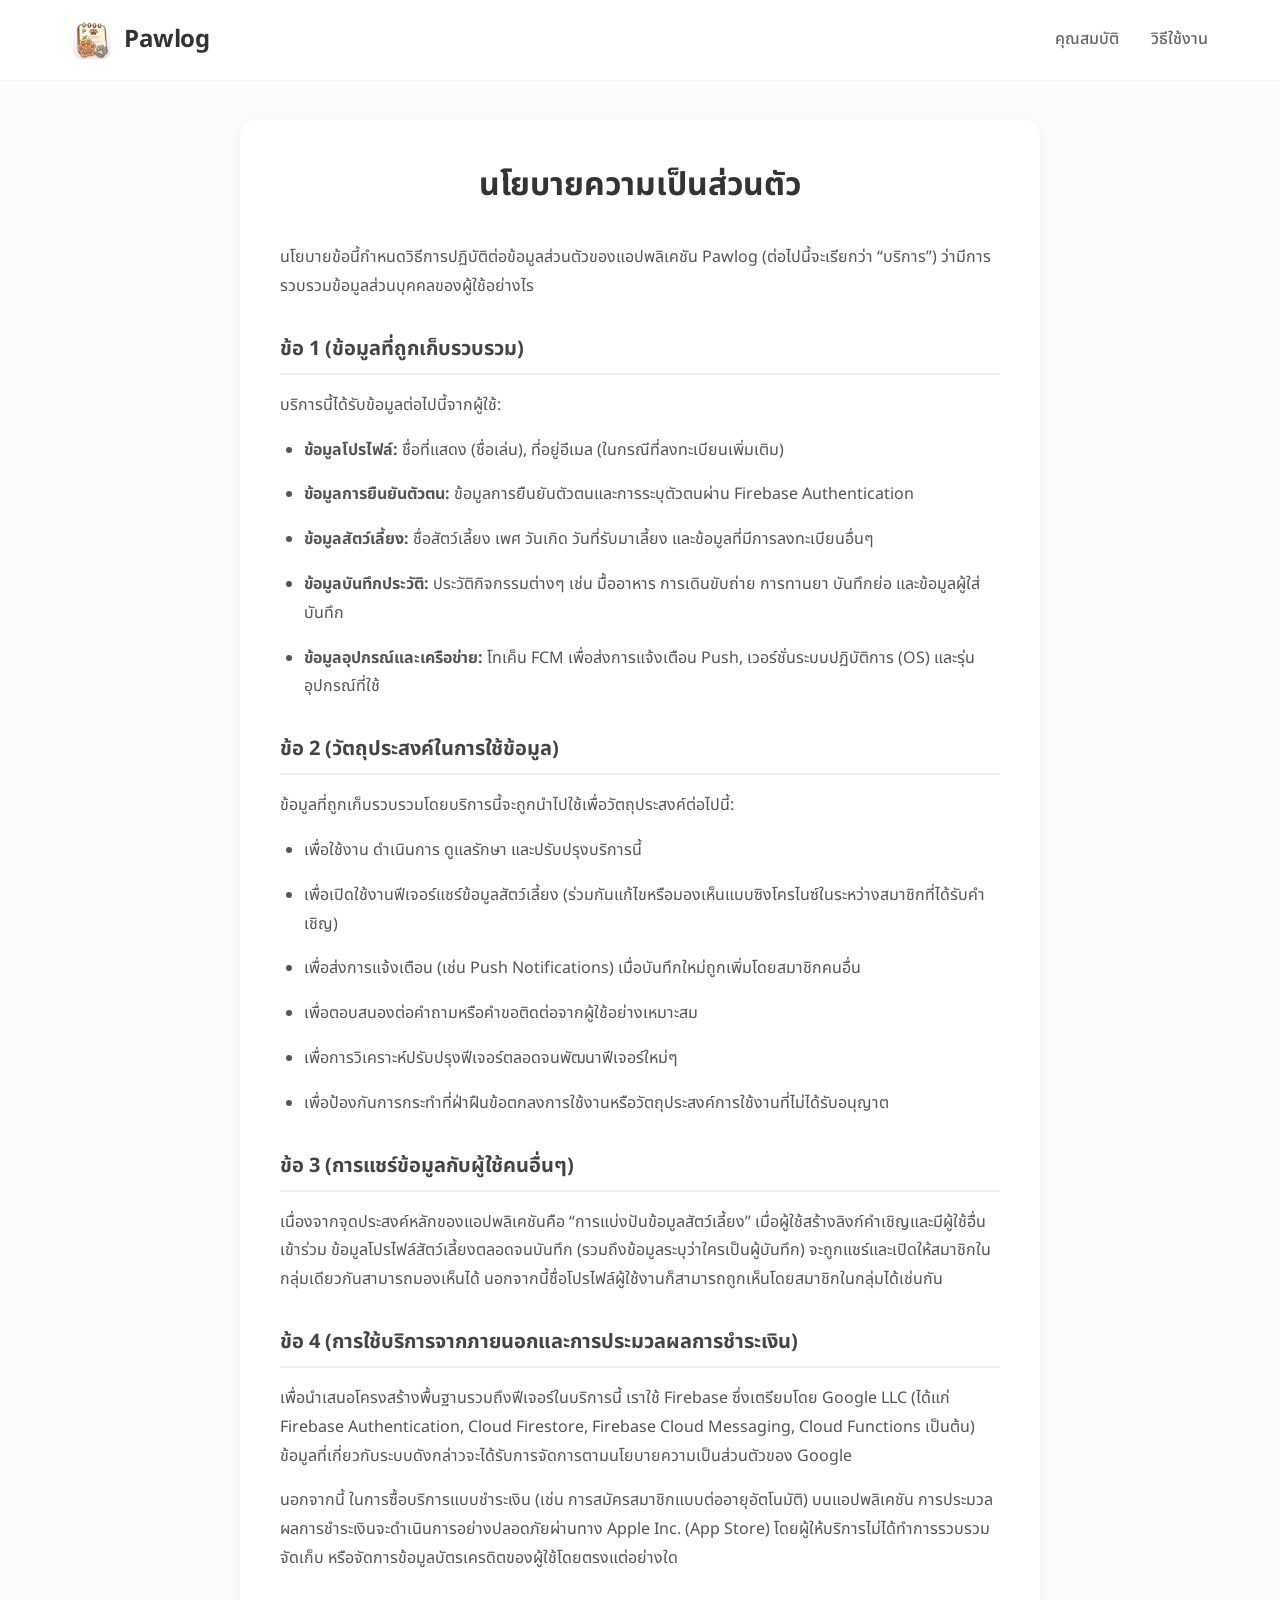
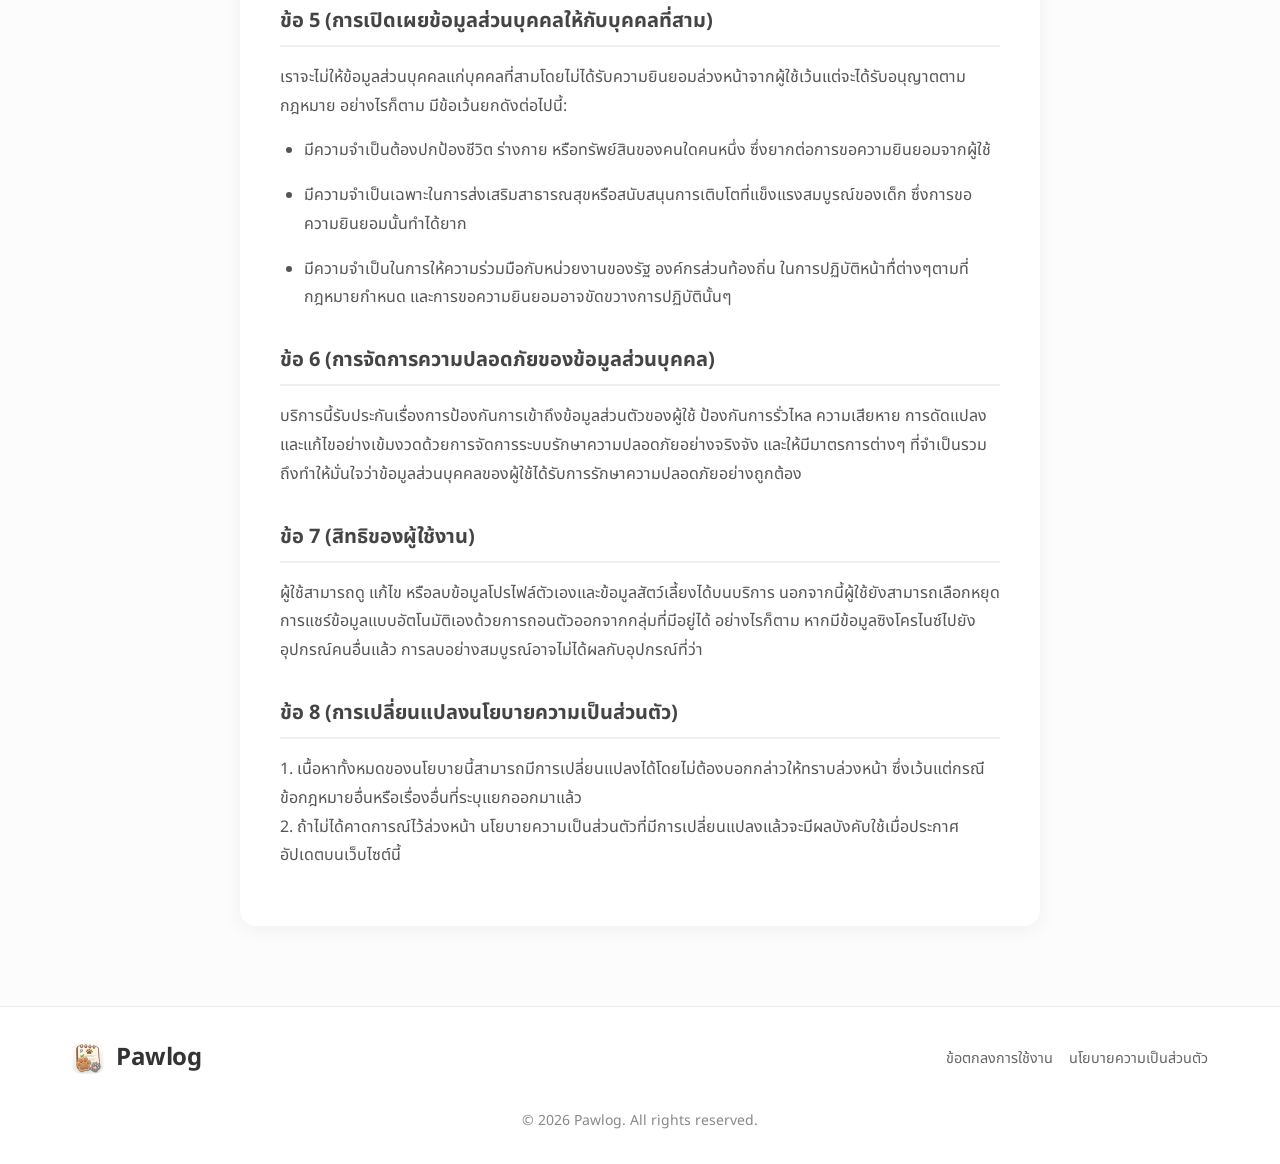
<file: th/privacy.html>
<!DOCTYPE html>
<html lang="th">

<head>
    <meta charset="UTF-8">
    <meta name="viewport" content="width=device-width, initial-scale=1.0">
    <title>นโยบายความเป็นส่วนตัว | Pawlog</title>
    <!-- Google Fonts -->
    <link rel="preconnect" href="https://fonts.googleapis.com">
    <link rel="preconnect" href="https://fonts.gstatic.com" crossorigin>
    <link href="https://fonts.googleapis.com/css2?family=Inter:wght@400;500;600;700&family=M+PLUS+Rounded+1c:wght@400;500;700&family=Noto+Sans+Thai:wght@400;500;700&display=swap" rel="stylesheet">
    <link rel="stylesheet" href="../css/style.css">
    <style>
        body, h1, h2, h3, p, a { font-family: 'Noto Sans Thai', 'Inter', sans-serif; }
        .legal-page { padding: 120px 0 80px; }
        .legal-content { max-width: 800px; margin: 0 auto; background: #fff; padding: 40px; border-radius: 16px; box-shadow: 0 4px 20px rgba(0, 0, 0, 0.05); }
        .legal-content h1 { font-size: 2rem; margin-bottom: 2rem; text-align: center; color: #333; }
        .legal-content h2 { font-size: 1.25rem; margin-top: 2rem; margin-bottom: 1rem; color: #444; border-bottom: 2px solid #f0f0f0; padding-bottom: 0.5rem; }
        .legal-content p, .legal-content li { line-height: 1.8; color: #555; margin-bottom: 1rem; }
        .legal-content ul, .legal-content ol { margin-bottom: 1rem; padding-left: 1.5rem; }
        .notice-box { background-color: #e2eefd; color: #0c5460; padding: 15px; border-radius: 8px; margin-bottom: 2rem; border: 1px solid #bee5eb; }
    </style>
</head>

<body class="bg-light">
    <!-- Header -->
    <header class="header">
        <div class="container header-container">
            <a href="index.html" style="text-decoration: none; display: flex; align-items: center;" class="logo">
                <img src="../images/AppIcon-iOS-1024x1024.png" alt="Pawlog Icon" class="logo-icon">
                <span class="logo-text">Pawlog</span>
            </a>
            <nav class="nav">
                <a href="index.html#features">คุณสมบัติ</a>
                <a href="index.html#how-it-works">วิธีใช้งาน</a>
            </nav>
        </div>
    </header>

    <main class="legal-page section bg-light">
        <div class="container">
            <div class="legal-content">
                <h1>นโยบายความเป็นส่วนตัว</h1>
                <p>นโยบายข้อนี้กำหนดวิธีการปฏิบัติต่อข้อมูลส่วนตัวของแอปพลิเคชัน Pawlog (ต่อไปนี้จะเรียกว่า “บริการ”) ว่ามีการรวบรวมข้อมูลส่วนบุคคลของผู้ใช้อย่างไร</p>

                <h2>ข้อ 1 (ข้อมูลที่ถูกเก็บรวบรวม)</h2>
                <p>บริการนี้ได้รับข้อมูลต่อไปนี้จากผู้ใช้:</p>
                <ul>
                    <li><strong>ข้อมูลโปรไฟล์:</strong> ชื่อที่แสดง (ชื่อเล่น), ที่อยู่อีเมล (ในกรณีที่ลงทะเบียนเพิ่มเติม)</li>
                    <li><strong>ข้อมูลการยืนยันตัวตน:</strong> ข้อมูลการยืนยันตัวตนและการระบุตัวตนผ่าน Firebase Authentication</li>
                    <li><strong>ข้อมูลสัตว์เลี้ยง:</strong> ชื่อสัตว์เลี้ยง เพศ วันเกิด วันที่รับมาเลี้ยง และข้อมูลที่มีการลงทะเบียนอื่นๆ</li>
                    <li><strong>ข้อมูลบันทึกประวัติ:</strong> ประวัติกิจกรรมต่างๆ เช่น มื้ออาหาร การเดินขับถ่าย การทานยา บันทึกย่อ และข้อมูลผู้ใส่บันทึก</li>
                    <li><strong>ข้อมูลอุปกรณ์และเครือข่าย:</strong> โทเค็น FCM เพื่อส่งการแจ้งเตือน Push, เวอร์ชั่นระบบปฏิบัติการ (OS) และรุ่นอุปกรณ์ที่ใช้</li>
                </ul>

                <h2>ข้อ 2 (วัตถุประสงค์ในการใช้ข้อมูล)</h2>
                <p>ข้อมูลที่ถูกเก็บรวบรวมโดยบริการนี้จะถูกนำไปใช้เพื่อวัตถุประสงค์ต่อไปนี้:</p>
                <ul>
                    <li>เพื่อใช้งาน ดำเนินการ ดูแลรักษา และปรับปรุงบริการนี้</li>
                    <li>เพื่อเปิดใช้งานฟีเจอร์แชร์ข้อมูลสัตว์เลี้ยง (ร่วมกันแก้ไขหรือมองเห็นแบบซิงโครไนซ์ในระหว่างสมาชิกที่ได้รับคำเชิญ)</li>
                    <li>เพื่อส่งการแจ้งเตือน (เช่น Push Notifications) เมื่อบันทึกใหม่ถูกเพิ่มโดยสมาชิกคนอื่น</li>
                    <li>เพื่อตอบสนองต่อคำถามหรือคำขอติดต่อจากผู้ใช้อย่างเหมาะสม</li>
                    <li>เพื่อการวิเคราะห์ปรับปรุงฟีเจอร์ตลอดจนพัฒนาฟีเจอร์ใหม่ๆ </li>
                    <li>เพื่อป้องกันการกระทำที่ฝ่าฝืนข้อตกลงการใช้งานหรือวัตถุประสงค์การใช้งานที่ไม่ได้รับอนุญาต</li>
                </ul>

                <h2>ข้อ 3 (การแชร์ข้อมูลกับผู้ใช้คนอื่นๆ)</h2>
                <p>เนื่องจากจุดประสงค์หลักของแอปพลิเคชันคือ “การแบ่งปันข้อมูลสัตว์เลี้ยง” เมื่อผู้ใช้สร้างลิงก์คำเชิญและมีผู้ใช้อื่นเข้าร่วม ข้อมูลโปรไฟล์สัตว์เลี้ยงตลอดจนบันทึก (รวมถึงข้อมูลระบุว่าใครเป็นผู้บันทึก) จะถูกแชร์และเปิดให้สมาชิกในกลุ่มเดียวกันสามารถมองเห็นได้ นอกจากนี้ชื่อโปรไฟล์ผู้ใช้งานก็สามารถถูกเห็นโดยสมาชิกในกลุ่มได้เช่นกัน</p>

                <h2>ข้อ 4 (การใช้บริการจากภายนอกและการประมวลผลการชำระเงิน)</h2>
                <p>เพื่อนำเสนอโครงสร้างพื้นฐานรวมถึงฟีเจอร์ในบริการนี้ เราใช้ Firebase ซึ่งเตรียมโดย Google LLC (ได้แก่ Firebase Authentication, Cloud Firestore, Firebase Cloud Messaging, Cloud Functions เป็นต้น) ข้อมูลที่เกี่ยวกับระบบดังกล่าวจะได้รับการจัดการตามนโยบายความเป็นส่วนตัวของ Google</p>
                <p>นอกจากนี้ ในการซื้อบริการแบบชำระเงิน (เช่น การสมัครสมาชิกแบบต่ออายุอัตโนมัติ) บนแอปพลิเคชัน การประมวลผลการชำระเงินจะดำเนินการอย่างปลอดภัยผ่านทาง Apple Inc. (App Store) โดยผู้ให้บริการไม่ได้ทำการรวบรวม จัดเก็บ หรือจัดการข้อมูลบัตรเครดิตของผู้ใช้โดยตรงแต่อย่างใด</p>

                <h2>ข้อ 5 (การเปิดเผยข้อมูลส่วนบุคคลให้กับบุคคลที่สาม)</h2>
                <p>เราจะไม่ให้ข้อมูลส่วนบุคคลแก่บุคคลที่สามโดยไม่ได้รับความยินยอมล่วงหน้าจากผู้ใช้เว้นแต่จะได้รับอนุญาตตามกฎหมาย อย่างไรก็ตาม มีข้อเว้นยกดังต่อไปนี้:</p>
                <ul>
                    <li>มีความจำเป็นต้องปกป้องชีวิต ร่างกาย หรือทรัพย์สินของคนใดคนหนึ่ง ซึ่งยากต่อการขอความยินยอมจากผู้ใช้</li>
                    <li>มีความจำเป็นเฉพาะในการส่งเสริมสาธารณสุขหรือสนับสนุนการเติบโตที่แข็งแรงสมบูรณ์ของเด็ก ซึ่งการขอความยินยอมนั้นทำได้ยาก</li>
                    <li>มีความจำเป็นในการให้ความร่วมมือกับหน่วยงานของรัฐ องค์กรส่วนท้องถิ่น ในการปฏิบัติหน้าทื่ต่างๆตามที่กฎหมายกำหนด และการขอความยินยอมอาจขัดขวางการปฏิบัตินั้นๆ</li>
                </ul>

                <h2>ข้อ 6 (การจัดการความปลอดภัยของข้อมูลส่วนบุคคล)</h2>
                <p>บริการนี้รับประกันเรื่องการป้องกันการเข้าถึงข้อมูลส่วนตัวของผู้ใช้ ป้องกันการรั่วไหล ความเสียหาย การดัดแปลงและแก้ไขอย่างเข้มงวดด้วยการจัดการระบบรักษาความปลอดภัยอย่างจริงจัง และให้มีมาตรการต่างๆ ที่จำเป็นรวมถึงทำให้มั่นใจว่าข้อมูลส่วนบุคคลของผู้ใช้ได้รับการรักษาความปลอดภัยอย่างถูกต้อง</p>

                <h2>ข้อ 7 (สิทธิของผู้ใช้งาน)</h2>
                <p>ผู้ใช้สามารถดู แก้ไข หรือลบข้อมูลโปรไฟล์ตัวเองและข้อมูลสัตว์เลี้ยงได้บนบริการ นอกจากนี้ผู้ใช้ยังสามารถเลือกหยุดการแชร์ข้อมูลแบบอัตโนมัติเองด้วยการถอนตัวออกจากกลุ่มที่มีอยู่ได้ อย่างไรก็ตาม หากมีข้อมูลซิงโครไนซ์ไปยังอุปกรณ์คนอื่นแล้ว การลบอย่างสมบูรณ์อาจไม่ได้ผลกับอุปกรณ์ที่ว่า</p>

                <h2>ข้อ 8 (การเปลี่ยนแปลงนโยบายความเป็นส่วนตัว)</h2>
                <p>1. เนื้อหาทั้งหมดของนโยบายนี้สามารถมีการเปลี่ยนแปลงได้โดยไม่ต้องบอกกล่าวให้ทราบล่วงหน้า ซึ่งเว้นแต่กรณีข้อกฎหมายอื่นหรือเรื่องอื่นที่ระบุแยกออกมาแล้ว<br>
                   2. ถ้าไม่ได้คาดการณ์ไว้ล่วงหน้า นโยบายความเป็นส่วนตัวที่มีการเปลี่ยนแปลงแล้วจะมีผลบังคับใช้เมื่อประกาศอัปเดตบนเว็บไซต์นี้</p>
            </div>
        </div>
    </main>

    <!-- Footer -->
    <footer class="footer" style="padding: 2rem 0; border-top: 1px solid #eaeaea; background: #fff;">
        <div class="container footer-container">
            <div class="footer-brand">
                <a href="index.html" class="logo" style="text-decoration: none;">
                    <img src="../images/AppIcon-iOS-1024x1024.png" alt="Pawlog Icon" class="logo-icon-small">
                    <span class="logo-text">Pawlog</span>
                </a>
            </div>
            <div class="footer-links" style="display: flex; gap: 1rem;">
                <a href="terms.html">ข้อตกลงการใช้งาน</a>
                <a href="privacy.html">นโยบายความเป็นส่วนตัว</a>
            </div>
        </div>
        <div class="container" style="text-align: center; margin-top: 1.5rem; font-size: 0.875rem; color: #888;">
            &copy; 2026 Pawlog. All rights reserved.
        </div>
    </footer>
</body>

</html>
</file>
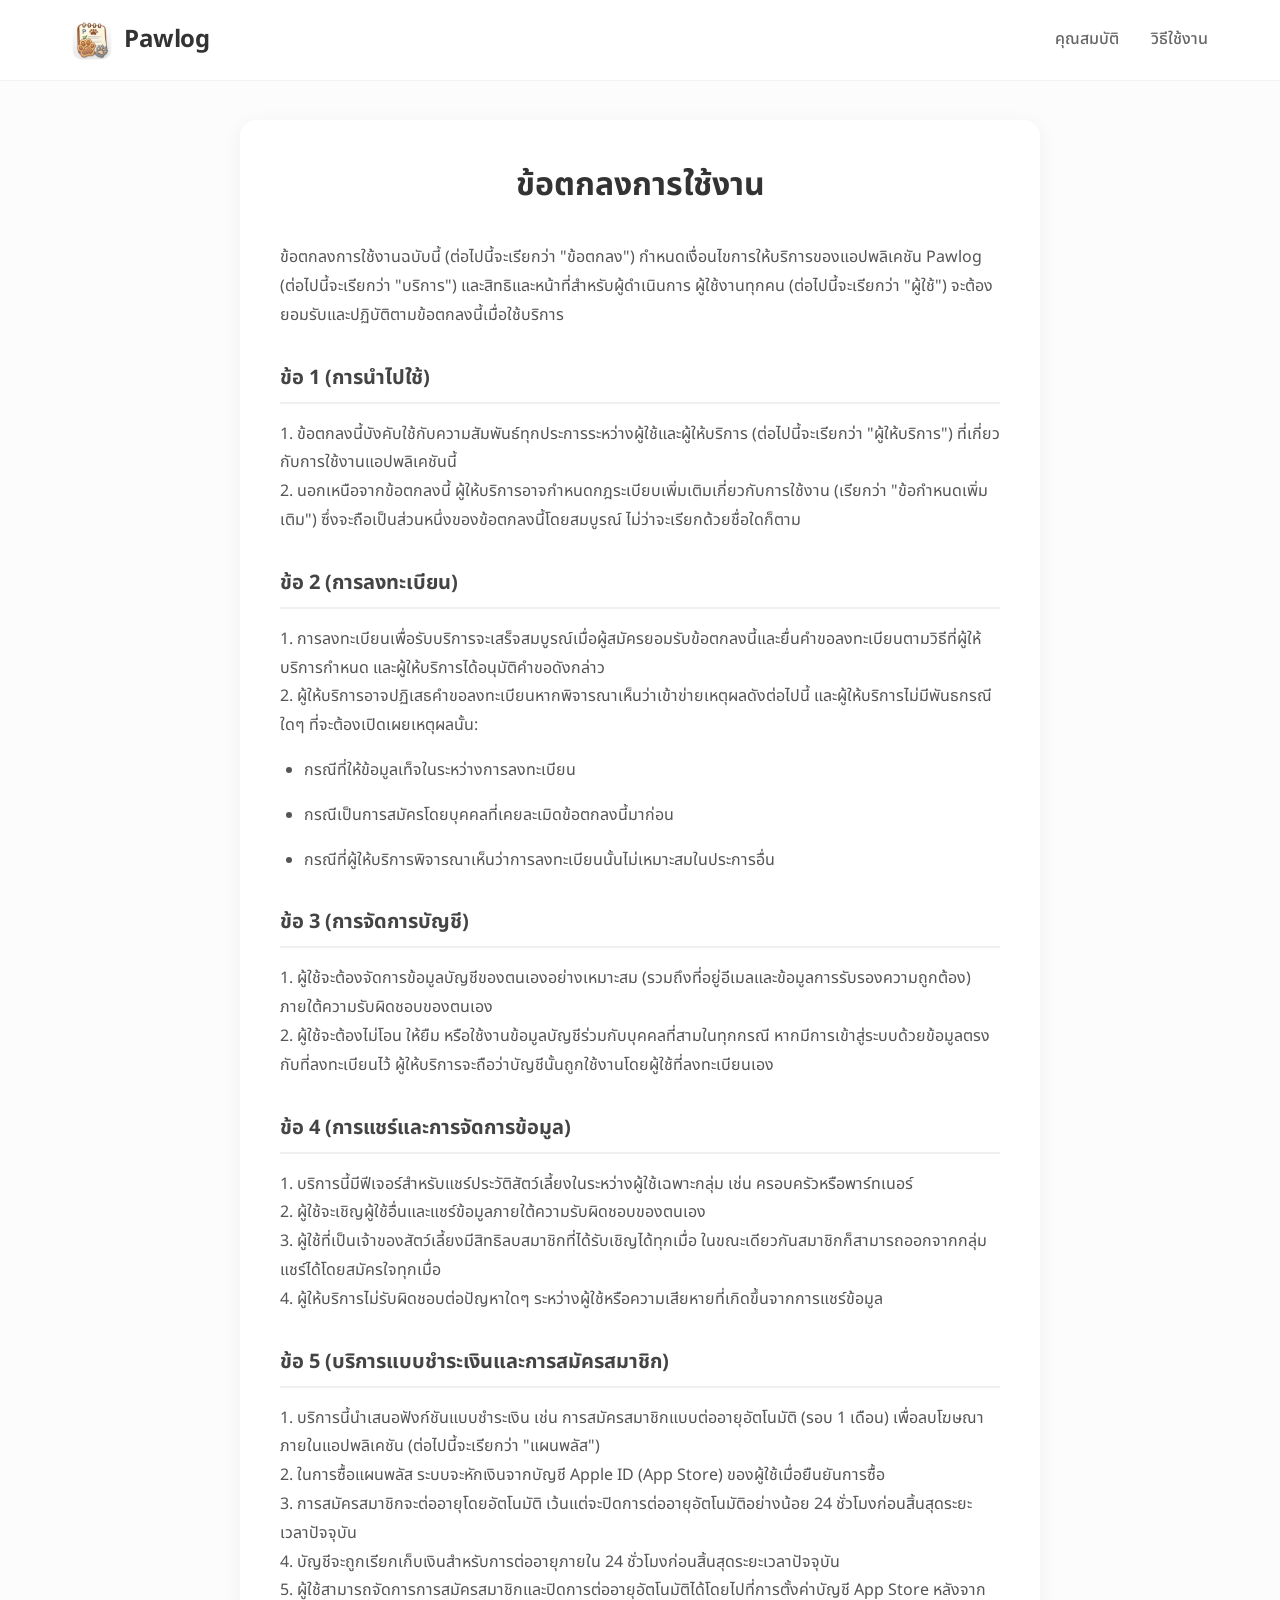
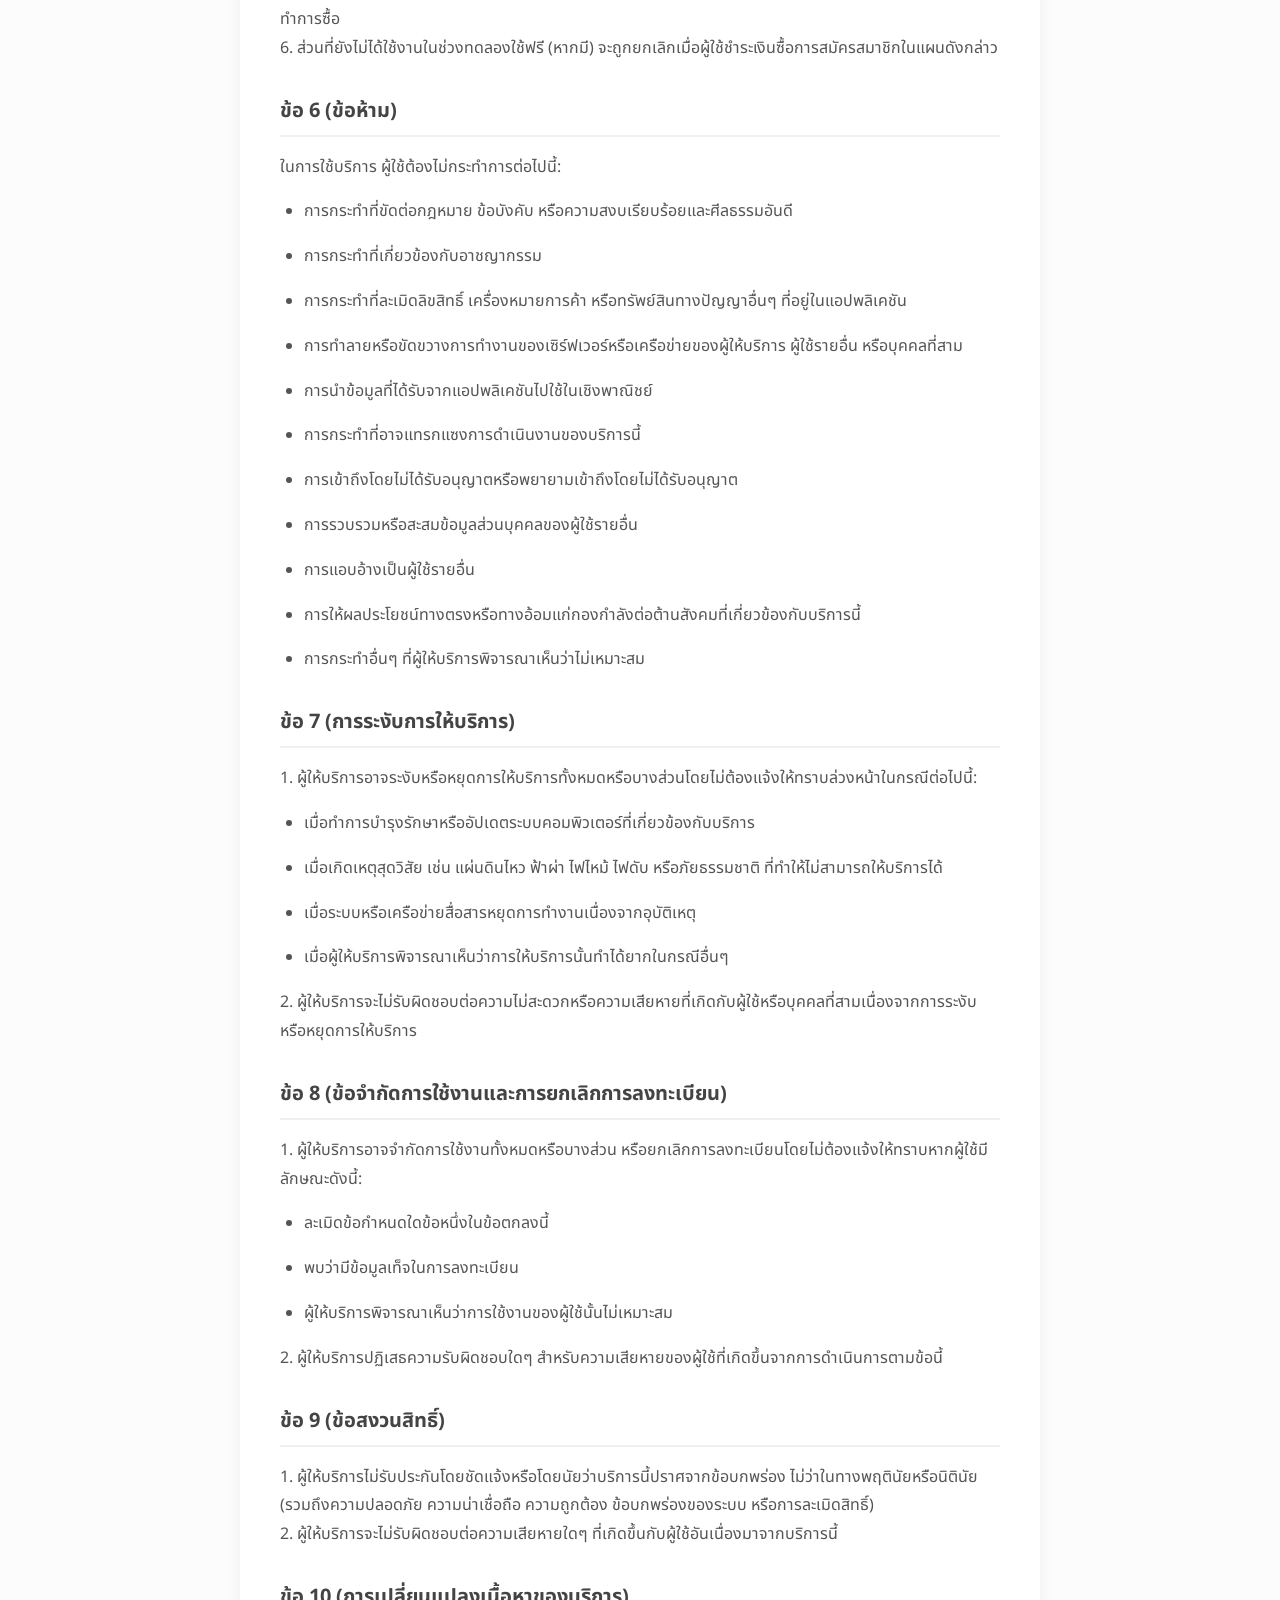
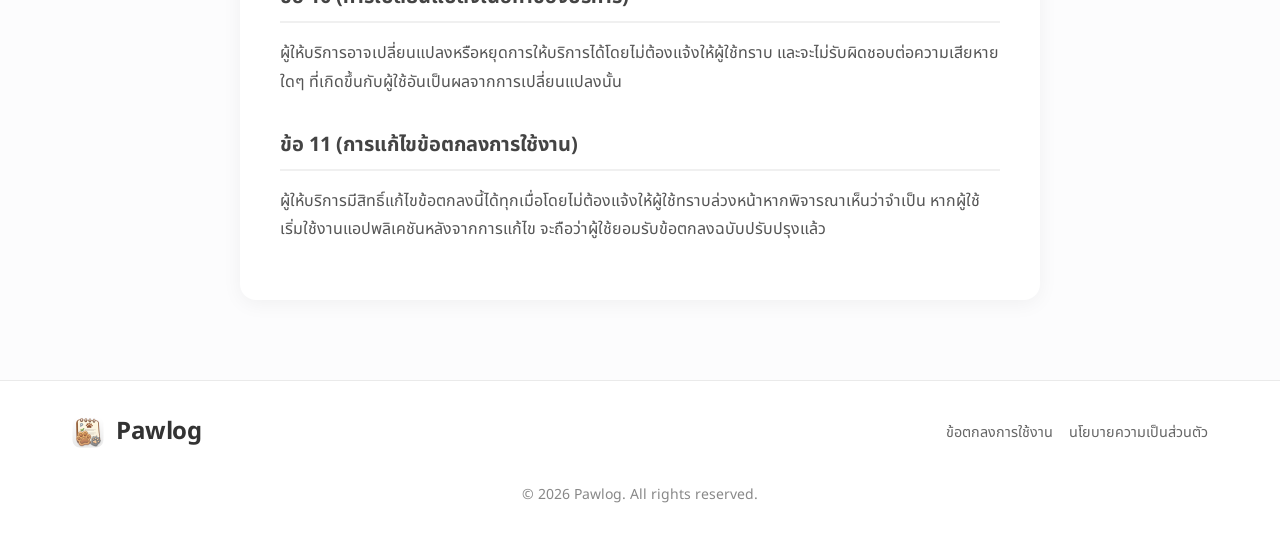
<file: th/terms.html>
<!DOCTYPE html>
<html lang="th">

<head>
    <meta charset="UTF-8">
    <meta name="viewport" content="width=device-width, initial-scale=1.0">
    <title>ข้อตกลงการใช้งาน | Pawlog</title>
    <!-- Google Fonts -->
    <link rel="preconnect" href="https://fonts.googleapis.com">
    <link rel="preconnect" href="https://fonts.gstatic.com" crossorigin>
    <link href="https://fonts.googleapis.com/css2?family=Inter:wght@400;500;600;700&family=M+PLUS+Rounded+1c:wght@400;500;700&family=Noto+Sans+Thai:wght@400;500;700&display=swap" rel="stylesheet">
    <link rel="stylesheet" href="../css/style.css">
    <style>
        body, h1, h2, h3, p, a { font-family: 'Noto Sans Thai', 'Inter', sans-serif; }
        .legal-page { padding: 120px 0 80px; }
        .legal-content { max-width: 800px; margin: 0 auto; background: #fff; padding: 40px; border-radius: 16px; box-shadow: 0 4px 20px rgba(0, 0, 0, 0.05); }
        .legal-content h1 { font-size: 2rem; margin-bottom: 2rem; text-align: center; color: #333; }
        .legal-content h2 { font-size: 1.25rem; margin-top: 2rem; margin-bottom: 1rem; color: #444; border-bottom: 2px solid #f0f0f0; padding-bottom: 0.5rem; }
        .legal-content p, .legal-content li { line-height: 1.8; color: #555; margin-bottom: 1rem; }
        .legal-content ul, .legal-content ol { margin-bottom: 1rem; padding-left: 1.5rem; }
        .notice-box { background-color: #fff3cd; color: #856404; padding: 15px; border-radius: 8px; margin-bottom: 2rem; border: 1px solid #ffeeba; }
    </style>
</head>

<body class="bg-light">
    <!-- Header -->
    <header class="header">
        <div class="container header-container">
            <a href="index.html" style="text-decoration: none; display: flex; align-items: center;" class="logo">
                <img src="../images/AppIcon-iOS-1024x1024.png" alt="Pawlog Icon" class="logo-icon">
                <span class="logo-text">Pawlog</span>
            </a>
            <nav class="nav">
                <a href="index.html#features">คุณสมบัติ</a>
                <a href="index.html#how-it-works">วิธีใช้งาน</a>
            </nav>
        </div>
    </header>

    <main class="legal-page section bg-light">
        <div class="container">
            <div class="legal-content">
                <h1>ข้อตกลงการใช้งาน</h1>
                <p>ข้อตกลงการใช้งานฉบับนี้ (ต่อไปนี้จะเรียกว่า "ข้อตกลง") กำหนดเงื่อนไขการให้บริการของแอปพลิเคชัน Pawlog (ต่อไปนี้จะเรียกว่า "บริการ") และสิทธิและหน้าที่สำหรับผู้ดำเนินการ ผู้ใช้งานทุกคน (ต่อไปนี้จะเรียกว่า "ผู้ใช้") จะต้องยอมรับและปฏิบัติตามข้อตกลงนี้เมื่อใช้บริการ</p>

                <h2>ข้อ 1 (การนำไปใช้)</h2>
                <p>1. ข้อตกลงนี้บังคับใช้กับความสัมพันธ์ทุกประการระหว่างผู้ใช้และผู้ให้บริการ (ต่อไปนี้จะเรียกว่า "ผู้ให้บริการ") ที่เกี่ยวกับการใช้งานแอปพลิเคชันนี้<br>
                   2. นอกเหนือจากข้อตกลงนี้ ผู้ให้บริการอาจกำหนดกฎระเบียบเพิ่มเติมเกี่ยวกับการใช้งาน (เรียกว่า "ข้อกำหนดเพิ่มเติม") ซึ่งจะถือเป็นส่วนหนึ่งของข้อตกลงนี้โดยสมบูรณ์ ไม่ว่าจะเรียกด้วยชื่อใดก็ตาม</p>

                <h2>ข้อ 2 (การลงทะเบียน)</h2>
                <p>1. การลงทะเบียนเพื่อรับบริการจะเสร็จสมบูรณ์เมื่อผู้สมัครยอมรับข้อตกลงนี้และยื่นคำขอลงทะเบียนตามวิธีที่ผู้ให้บริการกำหนด และผู้ให้บริการได้อนุมัติคำขอดังกล่าว<br>
                   2. ผู้ให้บริการอาจปฏิเสธคำขอลงทะเบียนหากพิจารณาเห็นว่าเข้าข่ายเหตุผลดังต่อไปนี้ และผู้ให้บริการไม่มีพันธกรณีใดๆ ที่จะต้องเปิดเผยเหตุผลนั้น:</p>
                <ul>
                    <li>กรณีที่ให้ข้อมูลเท็จในระหว่างการลงทะเบียน</li>
                    <li>กรณีเป็นการสมัครโดยบุคคลที่เคยละเมิดข้อตกลงนี้มาก่อน</li>
                    <li>กรณีที่ผู้ให้บริการพิจารณาเห็นว่าการลงทะเบียนนั้นไม่เหมาะสมในประการอื่น</li>
                </ul>

                <h2>ข้อ 3 (การจัดการบัญชี)</h2>
                <p>1. ผู้ใช้จะต้องจัดการข้อมูลบัญชีของตนเองอย่างเหมาะสม (รวมถึงที่อยู่อีเมลและข้อมูลการรับรองความถูกต้อง) ภายใต้ความรับผิดชอบของตนเอง<br>
                   2. ผู้ใช้จะต้องไม่โอน ให้ยืม หรือใช้งานข้อมูลบัญชีร่วมกับบุคคลที่สามในทุกกรณี หากมีการเข้าสู่ระบบด้วยข้อมูลตรงกับที่ลงทะเบียนไว้ ผู้ให้บริการจะถือว่าบัญชีนั้นถูกใช้งานโดยผู้ใช้ที่ลงทะเบียนเอง</p>

                <h2>ข้อ 4 (การแชร์และการจัดการข้อมูล)</h2>
                <p>1. บริการนี้มีฟีเจอร์สำหรับแชร์ประวัติสัตว์เลี้ยงในระหว่างผู้ใช้เฉพาะกลุ่ม เช่น ครอบครัวหรือพาร์ทเนอร์<br>
                   2. ผู้ใช้จะเชิญผู้ใช้อื่นและแชร์ข้อมูลภายใต้ความรับผิดชอบของตนเอง<br>
                   3. ผู้ใช้ที่เป็นเจ้าของสัตว์เลี้ยงมีสิทธิลบสมาชิกที่ได้รับเชิญได้ทุกเมื่อ ในขณะเดียวกันสมาชิกก็สามารถออกจากกลุ่มแชร์ได้โดยสมัครใจทุกเมื่อ<br>
                   4. ผู้ให้บริการไม่รับผิดชอบต่อปัญหาใดๆ ระหว่างผู้ใช้หรือความเสียหายที่เกิดขึ้นจากการแชร์ข้อมูล</p>

                <h2>ข้อ 5 (บริการแบบชำระเงินและการสมัครสมาชิก)</h2>
                <p>1. บริการนี้นำเสนอฟังก์ชันแบบชำระเงิน เช่น การสมัครสมาชิกแบบต่ออายุอัตโนมัติ (รอบ 1 เดือน) เพื่อลบโฆษณาภายในแอปพลิเคชัน (ต่อไปนี้จะเรียกว่า "แผนพลัส")<br>
                   2. ในการซื้อแผนพลัส ระบบจะหักเงินจากบัญชี Apple ID (App Store) ของผู้ใช้เมื่อยืนยันการซื้อ<br>
                   3. การสมัครสมาชิกจะต่ออายุโดยอัตโนมัติ เว้นแต่จะปิดการต่ออายุอัตโนมัติอย่างน้อย 24 ชั่วโมงก่อนสิ้นสุดระยะเวลาปัจจุบัน<br>
                   4. บัญชีจะถูกเรียกเก็บเงินสำหรับการต่ออายุภายใน 24 ชั่วโมงก่อนสิ้นสุดระยะเวลาปัจจุบัน<br>
                   5. ผู้ใช้สามารถจัดการการสมัครสมาชิกและปิดการต่ออายุอัตโนมัติได้โดยไปที่การตั้งค่าบัญชี App Store หลังจากทำการซื้อ<br>
                   6. ส่วนที่ยังไม่ได้ใช้งานในช่วงทดลองใช้ฟรี (หากมี) จะถูกยกเลิกเมื่อผู้ใช้ชำระเงินซื้อการสมัครสมาชิกในแผนดังกล่าว</p>

                <h2>ข้อ 6 (ข้อห้าม)</h2>
                <p>ในการใช้บริการ ผู้ใช้ต้องไม่กระทำการต่อไปนี้:</p>
                <ul>
                    <li>การกระทำที่ขัดต่อกฎหมาย ข้อบังคับ หรือความสงบเรียบร้อยและศีลธรรมอันดี</li>
                    <li>การกระทำที่เกี่ยวข้องกับอาชญากรรม</li>
                    <li>การกระทำที่ละเมิดลิขสิทธิ์ เครื่องหมายการค้า หรือทรัพย์สินทางปัญญาอื่นๆ ที่อยู่ในแอปพลิเคชัน</li>
                    <li>การทำลายหรือขัดขวางการทำงานของเซิร์ฟเวอร์หรือเครือข่ายของผู้ให้บริการ ผู้ใช้รายอื่น หรือบุคคลที่สาม</li>
                    <li>การนำข้อมูลที่ได้รับจากแอปพลิเคชันไปใช้ในเชิงพาณิชย์</li>
                    <li>การกระทำที่อาจแทรกแซงการดำเนินงานของบริการนี้</li>
                    <li>การเข้าถึงโดยไม่ได้รับอนุญาตหรือพยายามเข้าถึงโดยไม่ได้รับอนุญาต</li>
                    <li>การรวบรวมหรือสะสมข้อมูลส่วนบุคคลของผู้ใช้รายอื่น</li>
                    <li>การแอบอ้างเป็นผู้ใช้รายอื่น</li>
                    <li>การให้ผลประโยชน์ทางตรงหรือทางอ้อมแก่กองกำลังต่อต้านสังคมที่เกี่ยวข้องกับบริการนี้</li>
                    <li>การกระทำอื่นๆ ที่ผู้ให้บริการพิจารณาเห็นว่าไม่เหมาะสม</li>
                </ul>

                <h2>ข้อ 7 (การระงับการให้บริการ)</h2>
                <p>1. ผู้ให้บริการอาจระงับหรือหยุดการให้บริการทั้งหมดหรือบางส่วนโดยไม่ต้องแจ้งให้ทราบล่วงหน้าในกรณีต่อไปนี้:</p>
                <ul>
                    <li>เมื่อทำการบำรุงรักษาหรืออัปเดตระบบคอมพิวเตอร์ที่เกี่ยวข้องกับบริการ</li>
                    <li>เมื่อเกิดเหตุสุดวิสัย เช่น แผ่นดินไหว ฟ้าผ่า ไฟไหม้ ไฟดับ หรือภัยธรรมชาติ ที่ทำให้ไม่สามารถให้บริการได้</li>
                    <li>เมื่อระบบหรือเครือข่ายสื่อสารหยุดการทำงานเนื่องจากอุบัติเหตุ</li>
                    <li>เมื่อผู้ให้บริการพิจารณาเห็นว่าการให้บริการนั้นทำได้ยากในกรณีอื่นๆ</li>
                </ul>
                <p>2. ผู้ให้บริการจะไม่รับผิดชอบต่อความไม่สะดวกหรือความเสียหายที่เกิดกับผู้ใช้หรือบุคคลที่สามเนื่องจากการระงับหรือหยุดการให้บริการ</p>

                <h2>ข้อ 8 (ข้อจำกัดการใช้งานและการยกเลิกการลงทะเบียน)</h2>
                <p>1. ผู้ให้บริการอาจจำกัดการใช้งานทั้งหมดหรือบางส่วน หรือยกเลิกการลงทะเบียนโดยไม่ต้องแจ้งให้ทราบหากผู้ใช้มีลักษณะดังนี้:</p>
                <ul>
                    <li>ละเมิดข้อกำหนดใดข้อหนึ่งในข้อตกลงนี้</li>
                    <li>พบว่ามีข้อมูลเท็จในการลงทะเบียน</li>
                    <li>ผู้ให้บริการพิจารณาเห็นว่าการใช้งานของผู้ใช้นั้นไม่เหมาะสม</li>
                </ul>
                <p>2. ผู้ให้บริการปฏิเสธความรับผิดชอบใดๆ สำหรับความเสียหายของผู้ใช้ที่เกิดขึ้นจากการดำเนินการตามข้อนี้</p>

                <h2>ข้อ 9 (ข้อสงวนสิทธิ์)</h2>
                <p>1. ผู้ให้บริการไม่รับประกันโดยชัดแจ้งหรือโดยนัยว่าบริการนี้ปราศจากข้อบกพร่อง ไม่ว่าในทางพฤตินัยหรือนิตินัย (รวมถึงความปลอดภัย ความน่าเชื่อถือ ความถูกต้อง ข้อบกพร่องของระบบ หรือการละเมิดสิทธิ์)<br>
                   2. ผู้ให้บริการจะไม่รับผิดชอบต่อความเสียหายใดๆ ที่เกิดขึ้นกับผู้ใช้อันเนื่องมาจากบริการนี้</p>

                <h2>ข้อ 10 (การเปลี่ยนแปลงเนื้อหาของบริการ)</h2>
                <p>ผู้ให้บริการอาจเปลี่ยนแปลงหรือหยุดการให้บริการได้โดยไม่ต้องแจ้งให้ผู้ใช้ทราบ และจะไม่รับผิดชอบต่อความเสียหายใดๆ ที่เกิดขึ้นกับผู้ใช้อันเป็นผลจากการเปลี่ยนแปลงนั้น</p>

                <h2>ข้อ 11 (การแก้ไขข้อตกลงการใช้งาน)</h2>
                <p>ผู้ให้บริการมีสิทธิ์แก้ไขข้อตกลงนี้ได้ทุกเมื่อโดยไม่ต้องแจ้งให้ผู้ใช้ทราบล่วงหน้าหากพิจารณาเห็นว่าจำเป็น หากผู้ใช้เริ่มใช้งานแอปพลิเคชันหลังจากการแก้ไข จะถือว่าผู้ใช้ยอมรับข้อตกลงฉบับปรับปรุงแล้ว</p>
            </div>
        </div>
    </main>

    <!-- Footer -->
    <footer class="footer" style="padding: 2rem 0; border-top: 1px solid #eaeaea; background: #fff;">
        <div class="container footer-container">
            <div class="footer-brand">
                <a href="index.html" class="logo" style="text-decoration: none;">
                    <img src="../images/AppIcon-iOS-1024x1024.png" alt="Pawlog Icon" class="logo-icon-small">
                    <span class="logo-text">Pawlog</span>
                </a>
            </div>
            <div class="footer-links" style="display: flex; gap: 1rem;">
                <a href="terms.html">ข้อตกลงการใช้งาน</a>
                <a href="privacy.html">นโยบายความเป็นส่วนตัว</a>
            </div>
        </div>
        <div class="container" style="text-align: center; margin-top: 1.5rem; font-size: 0.875rem; color: #888;">
            &copy; 2026 Pawlog. All rights reserved.
        </div>
    </footer>
</body>

</html>
</file>
<file: css/style.css>
/* =========================================
   Reset & Variables
   ========================================= */
:root {
    /* Colors */
    --primary: #FF7F50; /* Coral */
    --primary-light: #FFA07A;
    --primary-dark: #FF6347;
    --secondary: #FFA726; /* Orange */
    
    --text-main: #333333;
    --text-muted: #666666;
    --text-light: #999999;
    
    --bg-main: #FFFFFF;
    --bg-light: #FCFCFD;
    --bg-shade: #F5F5F7;
    
    /* Semantic Colors */
    --orange: #FF9800;
    --blue: #2196F3;
    --green: #4CAF50;

    /* Typography */
    --font-base: 'Inter', 'M PLUS Rounded 1c', sans-serif;
    
    /* Layout */
    --container-max-width: 1200px;
    --spacing-xs: 0.5rem;
    --spacing-sm: 1rem;
    --spacing-md: 2rem;
    --spacing-lg: 4rem;
    --spacing-xl: 6rem;
    
    /* Shadows & Radii */
    --shadow-sm: 0 4px 6px rgba(0, 0, 0, 0.05);
    --shadow-md: 0 10px 20px rgba(0, 0, 0, 0.08);
    --shadow-lg: 0 20px 40px rgba(255, 127, 80, 0.15);
    
    --radius-sm: 8px;
    --radius-md: 16px;
    --radius-lg: 24px;
    --radius-full: 9999px;
}

* {
    margin: 0;
    padding: 0;
    box-sizing: border-box;
}

html {
    font-size: 16px;
    scroll-behavior: smooth;
}

body {
    font-family: var(--font-base);
    color: var(--text-main);
    background-color: var(--bg-main);
    line-height: 1.6;
    -webkit-font-smoothing: antialiased;
    -moz-osx-font-smoothing: grayscale;
    overflow-x: hidden;
}

a {
    text-decoration: none;
    color: inherit;
    transition: color 0.3s ease;
}

img {
    max-width: 100%;
    height: auto;
    display: block;
}

/* =========================================
   Utility Classes
   ========================================= */
.container {
    max-width: var(--container-max-width);
    margin: 0 auto;
    padding: 0 var(--spacing-md);
}

.section {
    padding: var(--spacing-xl) 0;
}

.bg-light { background-color: var(--bg-light); }
.bg-orange { background-color: rgba(255, 152, 0, 0.1); color: var(--orange); }
.bg-blue { background-color: rgba(33, 150, 243, 0.1); color: var(--blue); }
.bg-green { background-color: rgba(76, 175, 80, 0.1); color: var(--green); }

.highlight {
    color: var(--primary);
    position: relative;
    display: inline-block;
}

.highlight::after {
    content: '';
    position: absolute;
    bottom: 0;
    left: 0;
    width: 100%;
    height: 8px;
    background-color: rgba(255, 127, 80, 0.2);
    border-radius: 4px;
    z-index: -1;
}

.badge {
    display: inline-flex;
    align-items: center;
    padding: 0.5rem 1rem;
    background-color: rgba(255, 127, 80, 0.1);
    color: var(--primary-dark);
    border-radius: var(--radius-full);
    font-weight: 600;
    font-size: 0.875rem;
    margin-bottom: var(--spacing-sm);
}

/* =========================================
   Buttons
   ========================================= */
.btn-primary {
    display: inline-flex;
    align-items: center;
    justify-content: center;
    gap: 0.5rem;
    background: linear-gradient(135deg, var(--primary), var(--secondary));
    color: white;
    font-weight: 600;
    border: none;
    border-radius: var(--radius-full);
    cursor: pointer;
    transition: transform 0.3s ease, box-shadow 0.3s ease;
    box-shadow: 0 4px 14px rgba(255, 127, 80, 0.3);
}

.btn-primary:hover {
    transform: translateY(-2px);
    box-shadow: 0 6px 20px rgba(255, 127, 80, 0.4);
    color: white;
}

.btn-small { padding: 0.5rem 1.25rem; font-size: 0.9rem; }
.btn-large { padding: 1rem 2rem; font-size: 1.1rem; }

.btn-disabled {
    background: var(--text-light);
    box-shadow: none;
    cursor: not-allowed;
}

.btn-disabled:hover {
    transform: none;
    box-shadow: none;
}

/* =========================================
   Header & Nav
   ========================================= */
.header {
    position: fixed;
    top: 0;
    left: 0;
    width: 100%;
    background: rgba(255, 255, 255, 0.9);
    backdrop-filter: blur(10px);
    -webkit-backdrop-filter: blur(10px);
    z-index: 1000;
    border-bottom: 1px solid rgba(0,0,0,0.05);
    transition: all 0.3s ease;
}

.header.scrolled {
    box-shadow: var(--shadow-sm);
    padding: 0.5rem 0;
}

.header-container {
    display: flex;
    justify-content: space-between;
    align-items: center;
    height: 80px;
}

.logo {
    display: flex;
    align-items: center;
    gap: 0.75rem;
}

.logo-icon { width: 40px; height: 40px; border-radius: 10px; }
.logo-icon-small { width: 32px; height: 32px; border-radius: 8px; }
.logo-text { font-size: 1.5rem; font-weight: 700; color: var(--text-main); letter-spacing: -0.5px; }

.nav {
    display: none;
    align-items: center;
    gap: 2rem;
}

.nav a:not(.btn-primary) {
    font-weight: 500;
    color: var(--text-muted);
}

.nav a:not(.btn-primary):hover {
    color: var(--primary);
}

.mobile-menu-btn, .close-menu-btn {
    display: block;
    background: none;
    border: none;
    color: var(--text-main);
    cursor: pointer;
    padding: 0.5rem;
}

.material-symbols-outlined { font-size: 24px; }

/* Mobile Menu */
.mobile-menu-overlay {
    position: fixed;
    top: 0;
    left: 0;
    width: 100%;
    height: 100vh;
    background: rgba(255,255,255,0.98);
    z-index: 2000;
    opacity: 0;
    pointer-events: none;
    transition: opacity 0.3s ease;
}

.mobile-menu-overlay.active {
    opacity: 1;
    pointer-events: auto;
}

.mobile-menu {
    display: flex;
    flex-direction: column;
    padding: 2rem;
    height: 100%;
}

.close-menu-btn { align-self: flex-end; margin-bottom: 2rem; }

.mobile-nav {
    display: flex;
    flex-direction: column;
    align-items: center;
    gap: 2rem;
    font-size: 1.25rem;
}

/* =========================================
   Hero Section
   ========================================= */
.hero {
    padding-top: 140px;
    padding-bottom: var(--spacing-lg);
    overflow: hidden;
}

.hero-container {
    display: grid;
    grid-template-columns: 1fr;
    gap: var(--spacing-lg);
    align-items: center;
}

.hero-title {
    font-size: 2.5rem;
    line-height: 1.3;
    font-weight: 700;
    margin-bottom: var(--spacing-md);
    letter-spacing: -1px;
}

.hero-subtitle {
    font-size: 1.125rem;
    color: var(--text-muted);
    margin-bottom: var(--spacing-lg);
}

.hero-actions { display: flex; gap: 1rem; flex-wrap: wrap; }

.hero-image-wrapper {
    position: relative;
    max-width: 320px;
    margin: 0 auto;
}

.hero-app-screen {
    border-radius: 40px;
    box-shadow: var(--shadow-lg);
    position: relative;
    z-index: 2;
    border: 8px solid #FFF;
}

/* Background Blob */
.blob-shape {
    position: absolute;
    top: 50%;
    left: 50%;
    transform: translate(-50%, -50%);
    width: 120%;
    aspect-ratio: 1;
    background: linear-gradient(135deg, rgba(255, 127, 80, 0.2), rgba(255, 167, 38, 0.1));
    border-radius: 40% 60% 70% 30% / 40% 50% 60% 50%;
    z-index: 1;
    animation: morph 8s ease-in-out infinite alternate;
}

@keyframes morph {
    0% { border-radius: 40% 60% 70% 30% / 40% 50% 60% 50%; }
    100% { border-radius: 60% 40% 30% 70% / 60% 30% 70% 40%; }
}

/* Floating Cards */
.floating-card {
    position: absolute;
    background: white;
    border-radius: var(--radius-md);
    padding: 0.75rem 1rem;
    box-shadow: var(--shadow-md);
    z-index: 10;
    display: flex;
    align-items: center;
    gap: 0.75rem;
    font-size: 0.875rem;
    font-weight: 600;
    animation: float 4s ease-in-out infinite;
    white-space: nowrap;
}

.fc-1 {
    top: 15%;
    left: -20%;
    animation-delay: 0s;
}

.fc-1 img { width: 32px; height: 32px; border-radius: 50%; }

.fc-2 {
    bottom: 25%;
    right: -25%;
    animation-delay: 2s;
}

.icon-food {
    color: var(--primary);
    background: rgba(255,127,80,0.1);
    padding: 8px;
    border-radius: 50%;
}

.fc-2 div { display: flex; flex-direction: column; line-height: 1.2; }
.fc-2 div span { font-size: 0.7rem; color: var(--text-light); }

@keyframes float {
    0% { transform: translateY(0px); }
    50% { transform: translateY(-10px); }
    100% { transform: translateY(0px); }
}

/* =========================================
   Section Header
   ========================================= */
.section-header {
    text-align: center;
    margin-bottom: var(--spacing-lg);
}

.section-title {
    font-size: 2.25rem;
    font-weight: 700;
    margin-bottom: var(--spacing-sm);
}

.section-description {
    font-size: 1.125rem;
    color: var(--text-muted);
    max-width: 600px;
    margin: 0 auto;
}

/* =========================================
   Features
   ========================================= */
.features-grid {
    display: grid;
    grid-template-columns: 1fr;
    gap: var(--spacing-md);
}

.feature-card {
    background: white;
    padding: 2.5rem 2rem;
    border-radius: var(--radius-lg);
    box-shadow: var(--shadow-sm);
    transition: transform 0.3s ease, box-shadow 0.3s ease;
    border: 1px solid rgba(0,0,0,0.03);
}

.feature-card:hover {
    transform: translateY(-5px);
    box-shadow: var(--shadow-md);
}

.feature-icon {
    width: 64px;
    height: 64px;
    border-radius: var(--radius-md);
    display: flex;
    align-items: center;
    justify-content: center;
    margin-bottom: 1.5rem;
}

.feature-icon .material-symbols-outlined { font-size: 32px; }

.feature-title {
    font-size: 1.25rem;
    margin-bottom: 1rem;
    font-weight: 700;
}

.feature-text { color: var(--text-muted); }

/* =========================================
   How It Works
   ========================================= */
.steps-container {
    display: grid;
    grid-template-columns: 1fr;
    gap: 2rem;
    max-width: 800px;
    margin: 0 auto;
}

.step {
    display: flex;
    gap: 1.5rem;
    background: white;
    padding: 2rem;
    border-radius: var(--radius-lg);
    box-shadow: var(--shadow-sm);
}

.step-number {
    flex-shrink: 0;
    width: 48px;
    height: 48px;
    background: var(--primary);
    color: white;
    border-radius: 50%;
    display: flex;
    align-items: center;
    justify-content: center;
    font-size: 1.5rem;
    font-weight: 700;
}

.step-content h3 {
    font-size: 1.25rem;
    margin-bottom: 0.5rem;
}

.step-content p { color: var(--text-muted); }

/* =========================================
   CTA Section
   ========================================= */
.cta-container {
    background: linear-gradient(135deg, var(--primary), var(--secondary));
    border-radius: var(--radius-lg);
    padding: var(--spacing-xl) var(--spacing-md);
    text-align: center;
    color: white;
    box-shadow: var(--shadow-lg);
}

.cta-title {
    font-size: 2.5rem;
    margin-bottom: 1rem;
}

.cta-text {
    font-size: 1.25rem;
    margin-bottom: 2rem;
    opacity: 0.9;
}

.cta-buttons .btn-primary {
    background: white;
    color: var(--primary);
}

.cta-buttons .btn-disabled {
    background: rgba(255,255,255,0.7);
    color: #666;
}

/* =========================================
   Footer
   ========================================= */
.footer {
    background: var(--bg-shade);
    padding: var(--spacing-lg) 0 2rem;
}

.footer-container {
    display: flex;
    flex-direction: column;
    gap: 2rem;
    align-items: center;
    margin-bottom: 2rem;
    text-align: center;
}

.footer-desc {
    color: var(--text-muted);
    margin-top: 0.5rem;
}

.footer-links {
    display: flex;
    gap: 1.5rem;
    flex-wrap: wrap;
    justify-content: center;
}

.footer-links a {
    color: var(--text-muted);
    font-size: 0.9rem;
}

.footer-links a:hover { color: var(--primary); }

.footer-bottom {
    text-align: center;
    padding-top: 2rem;
    border-top: 1px solid rgba(0,0,0,0.1);
    color: var(--text-light);
    font-size: 0.875rem;
}

/* =========================================
   Animations (Intersection Observer)
   ========================================= */
.fade-in-up {
    opacity: 0;
    transform: translateY(30px);
    transition: opacity 0.8s ease, transform 0.8s ease;
}

.fade-in-up.visible {
    opacity: 1;
    transform: translateY(0);
}

.delay-1 { transition-delay: 0.2s; }
.delay-2 { transition-delay: 0.4s; }

/* =========================================
   Media Queries
   ========================================= */
@media (min-width: 768px) {
    .nav { display: flex; }
    .mobile-menu-btn { display: none; }
    
    .hero { padding-top: 160px; }
    
    .hero-container {
        grid-template-columns: 1fr 1fr;
        gap: 2rem;
    }
    
    .hero-title { font-size: 3.5rem; }
    
    .hero-image-wrapper { max-width: 380px; margin: 0 0 0 auto; }
    
    .features-grid { grid-template-columns: repeat(3, 1fr); }
    
    .footer-container {
        flex-direction: row;
        justify-content: space-between;
        text-align: left;
    }
}
</file>
